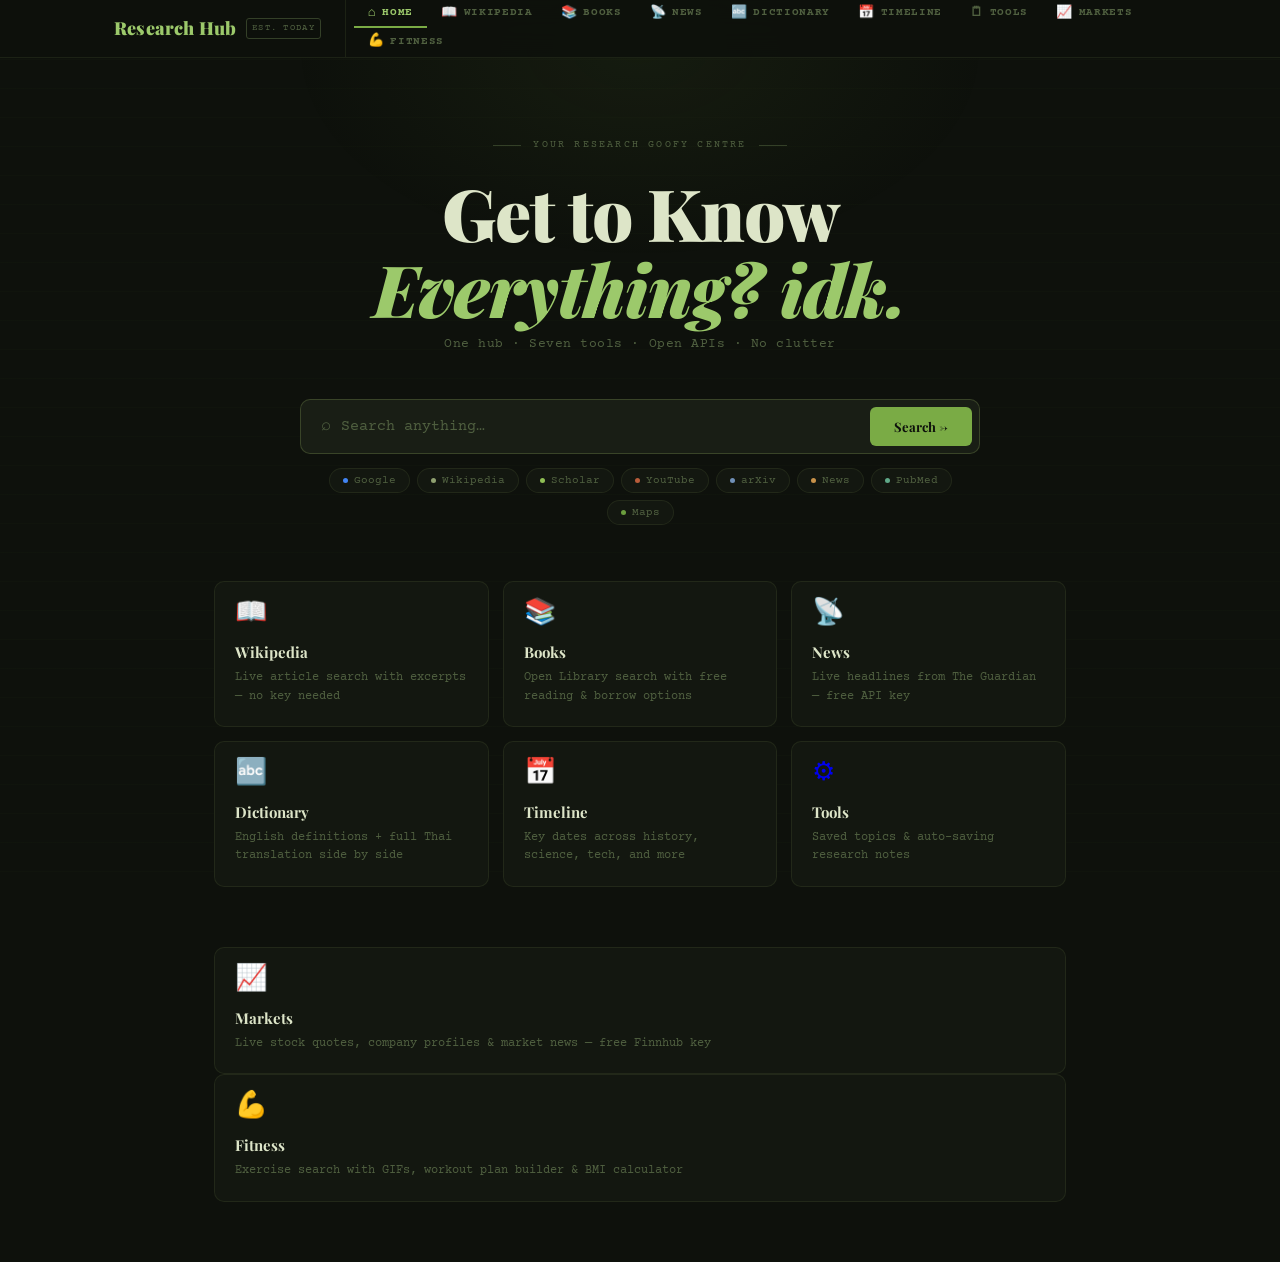
<file: index.html>
<!DOCTYPE html>
<html lang="en">
<head>
  <meta charset="UTF-8">
  <meta name="viewport" content="width=device-width, initial-scale=1.0">
  <title>Research Hub</title>
  <link rel="stylesheet" href="style.css">
</head>
<body>

<header>
  <div class="nav-inner">
    <a class="nav-logo" href="index.html">
      <span class="nav-logo-text">Research Hub</span>
      <span class="nav-logo-stamp">est. today</span>
    </a>
    <nav class="nav-links">
      <a class="nav-link" href="index.html"><span class="nav-icon">⌂</span> Home</a>
      <a class="nav-link" href="page/wikipedia.html"><span class="nav-icon">📖</span> Wikipedia</a>
      <a class="nav-link" href="page/books.html"><span class="nav-icon">📚</span> Books</a>
      <a class="nav-link" href="page/news.html"><span class="nav-icon">📡</span> News</a>
      <a class="nav-link" href="page/dictionary.html"><span class="nav-icon">🔤</span> Dictionary</a>
      <a class="nav-link" href="page/timeline.html"><span class="nav-icon">📅</span> Timeline</a>
      <a class="nav-link" href="page/tools.html"><span class="nav-icon">🗒</span> Tools</a>
          <a class="nav-link" href="page/markets.html"><span class="nav-icon">📈</span> Markets</a>
      <a class="nav-link" href="page/fitness.html"><span class="nav-icon">💪</span> Fitness</a>
    </nav>
  </div>
</header>

<!-- HERO -->
<section class="hero">
  <div class="container">
    <p class="hero-eyebrow">your research goofy centre</p>
    <h1 class="hero-title">Get to Know<br><em>Everything? idk.</em></h1>
    <p class="hero-sub">One hub · Seven tools · Open APIs · No clutter</p>

    <div class="search-wrap">
      <div class="search-bar">
        <span class="search-icon">⌕</span>
        <input type="text" id="main-search" placeholder="Search anything…" autocomplete="off"
          onkeydown="if(event.key==='Enter') launchSearch(this.value)">
        <button class="search-btn" onclick="launchSearch(getQ())">Search →</button>
      </div>
      <div class="source-launcher">
        <button class="src-btn" onclick="searchSource('google',    getQ())"><span class="dot" style="background:#4285f4"></span>Google</button>
        <button class="src-btn" onclick="searchSource('wikipedia', getQ())"><span class="dot" style="background:#8fa070"></span>Wikipedia</button>
        <button class="src-btn" onclick="searchSource('scholar',   getQ())"><span class="dot" style="background:var(--science)"></span>Scholar</button>
        <button class="src-btn" onclick="searchSource('youtube',   getQ())"><span class="dot" style="background:var(--news)"></span>YouTube</button>
        <button class="src-btn" onclick="searchSource('arxiv',     getQ())"><span class="dot" style="background:var(--space)"></span>arXiv</button>
        <button class="src-btn" onclick="searchSource('news',      getQ())"><span class="dot" style="background:var(--history)"></span>News</button>
        <button class="src-btn" onclick="searchSource('pubmed',    getQ())"><span class="dot" style="background:var(--health)"></span>PubMed</button>
        <button class="src-btn" onclick="searchSource('maps',      getQ())"><span class="dot" style="background:var(--tech)"></span>Maps</button>
      </div>
    </div>
  </div>
</section>

<!-- FEATURE CARDS -->
<div class="container">
  <div class="feature-grid">
    <a class="feature-card" href="page/wikipedia.html">
      <div class="feature-icon">📖</div>
      <div class="feature-name">Wikipedia</div>
      <div class="feature-desc">Live article search with excerpts — no key needed</div>
    </a>
    <a class="feature-card" href="page/books.html">
      <div class="feature-icon">📚</div>
      <div class="feature-name">Books</div>
      <div class="feature-desc">Open Library search with free reading &amp; borrow options</div>
    </a>
    <a class="feature-card" href="page/news.html">
      <div class="feature-icon">📡</div>
      <div class="feature-name">News</div>
      <div class="feature-desc">Live headlines from The Guardian — free API key</div>
    </a>
    <a class="feature-card" href="page/dictionary.html">
      <div class="feature-icon">🔤</div>
      <div class="feature-name">Dictionary</div>
      <div class="feature-desc">English definitions + full Thai translation side by side</div>
    </a>
    <a class="feature-card" href="page/timeline.html">
      <div class="feature-icon">📅</div>
      <div class="feature-name">Timeline</div>
      <div class="feature-desc">Key dates across history, science, tech, and more</div>
    </a>
    <a class="feature-card" href="page/tools.html">
      <div class="feature-icon">⚙</div>
      <div class="feature-name">Tools</div>
      <div class="feature-desc">Saved topics &amp; auto-saving research notes</div>
    </a>
  </div>
      <a class="feature-card" href="page/markets.html">
      <div class="feature-icon">📈</div>
      <div class="feature-name">Markets</div>
      <div class="feature-desc">Live stock quotes, company profiles & market news — free Finnhub key</div>
    </a>
    <a class="feature-card" href="page/fitness.html">
      <div class="feature-icon">💪</div>
      <div class="feature-name">Fitness</div>
      <div class="feature-desc">Exercise search with GIFs, workout plan builder & BMI calculator</div>
    </a>
    </a>
  </div>
  <div class="page-end"></div>
</div>

<button id="scroll-top" onclick="window.scrollTo({top:0,behavior:'smooth'})">↑</button>
<script src="main.js"></script>
<script>
document.addEventListener('DOMContentLoaded', () => {
  attachSuggest('main-search', {
    onSelect: v => { $('main-search').value = v; },
    onEnter:  () => launchSearch(getQ()),
  });
});
</script>
</body>
</html>
</file>
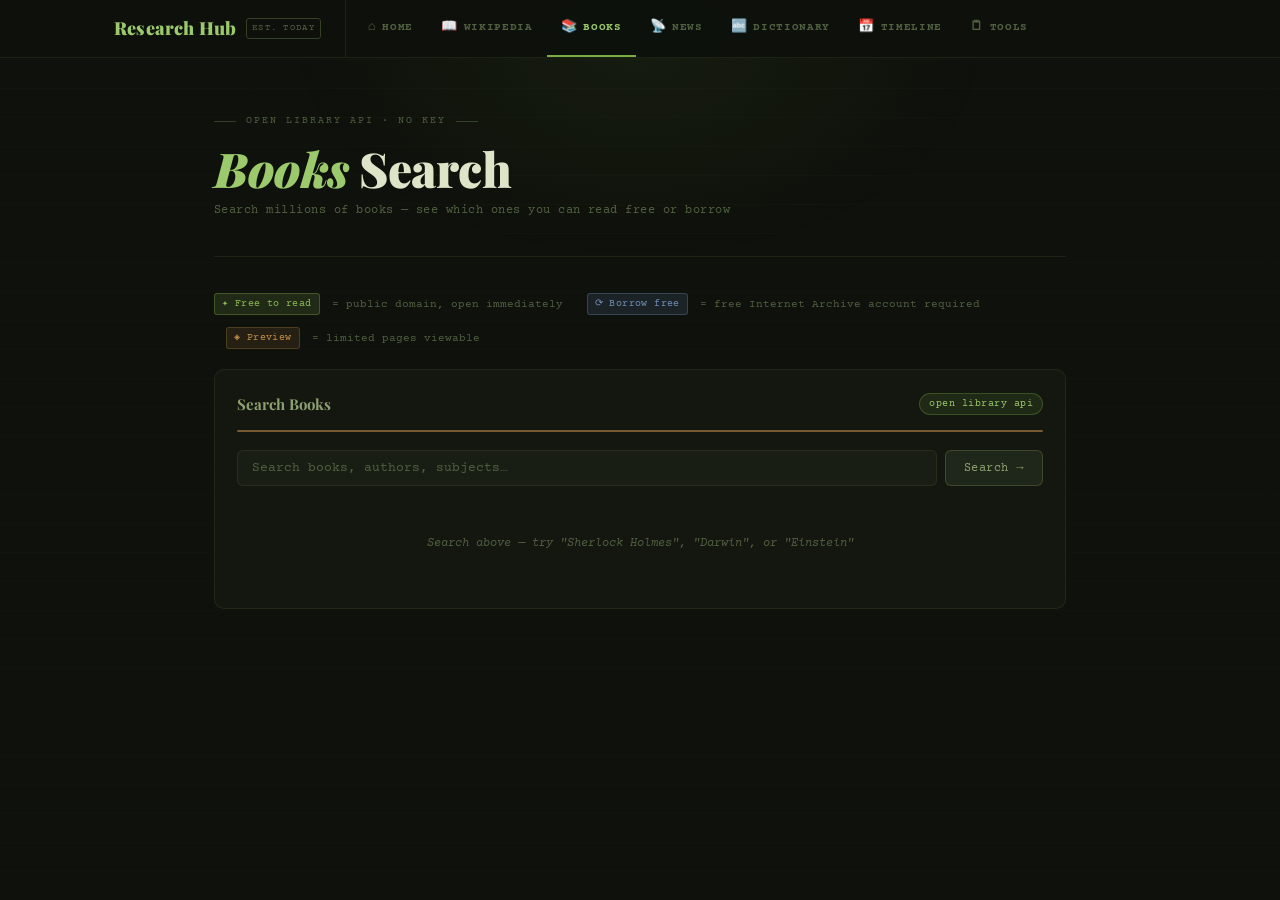
<file: books.html>
<!DOCTYPE html>
<html lang="en">
<head>
  <meta charset="UTF-8">
  <meta name="viewport" content="width=device-width, initial-scale=1.0">
  <title>Books — Research Hub</title>
  <link rel="stylesheet" href="style.css">
</head>
<body>

<header>
  <div class="nav-inner">
    <a class="nav-logo" href="index.html">
      <span class="nav-logo-text">Research Hub</span>
      <span class="nav-logo-stamp">est. today</span>
    </a>
    <nav class="nav-links">
      <a class="nav-link" href="index.html"><span class="nav-icon">⌂</span> Home</a>
      <a class="nav-link" href="wikipedia.html"><span class="nav-icon">📖</span> Wikipedia</a>
      <a class="nav-link" href="books.html"><span class="nav-icon">📚</span> Books</a>
      <a class="nav-link" href="news.html"><span class="nav-icon">📡</span> News</a>
      <a class="nav-link" href="dictionary.html"><span class="nav-icon">🔤</span> Dictionary</a>
      <a class="nav-link" href="timeline.html"><span class="nav-icon">📅</span> Timeline</a>
      <a class="nav-link" href="tools.html"><span class="nav-icon">🗒</span> Tools</a>
    </nav>
  </div>
</header>

<div class="container">
  <div class="page-hero">
    <p class="page-eyebrow">open library api · no key</p>
    <h1 class="page-title"><em>Books</em> Search</h1>
    <p class="page-sub">Search millions of books — see which ones you can read free or borrow</p>
  </div>

  <!-- Legend -->
  <div style="display:flex;gap:12px;flex-wrap:wrap;margin-bottom:20px">
    <span class="book-avail free">✦ Free to read</span>
    <span style="font-size:11px;color:var(--text3);align-self:center">= public domain, open immediately</span>
    <span class="book-avail borrow" style="margin-left:12px">⟳ Borrow free</span>
    <span style="font-size:11px;color:var(--text3);align-self:center">= free Internet Archive account required</span>
    <span class="book-avail preview" style="margin-left:12px">◈ Preview</span>
    <span style="font-size:11px;color:var(--text3);align-self:center">= limited pages viewable</span>
  </div>

  <div class="card">
    <div class="card-header">
      <span class="card-title">Search Books</span>
      <span class="api-pill">open library api</span>
    </div>
    <div class="accent-bar" style="background:var(--history)"></div>
    <div class="input-row">
      <input type="text" class="tool-input" id="books-input" placeholder="Search books, authors, subjects…"
        onkeydown="if(event.key==='Enter') searchBooks()">
      <button class="tool-btn" onclick="searchBooks()">Search →</button>
    </div>
    <div id="books-results">
      <div class="api-empty">Search above — try "Sherlock Holmes", "Darwin", or "Einstein"</div>
    </div>
  </div>

  <div class="page-end"></div>
</div>

<button id="scroll-top" onclick="window.scrollTo({top:0,behavior:'smooth'})">↑</button>
<script src="main.js"></script>
<script>
document.addEventListener('DOMContentLoaded', () => {
  attachSuggest('books-input', {
    onSelect: v => { $('books-input').value = v; searchBooks(); },
    onEnter:  () => searchBooks(),
  });
});
</script>
</body>
</html>
</file>
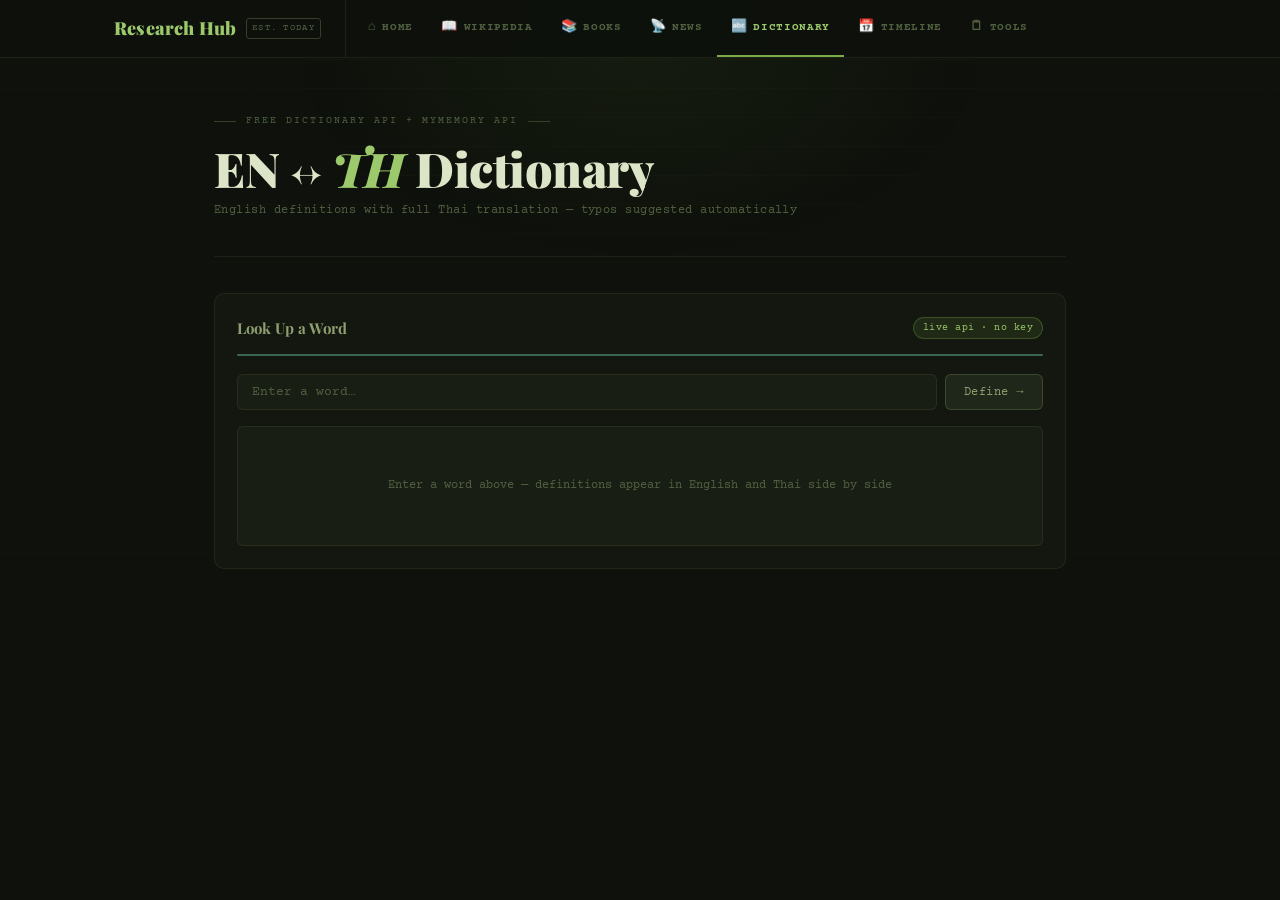
<file: dictionary.html>
<!DOCTYPE html>
<html lang="en">
<head>
  <meta charset="UTF-8">
  <meta name="viewport" content="width=device-width, initial-scale=1.0">
  <title>Dictionary — Research Hub</title>
  <link rel="stylesheet" href="style.css">
</head>
<body>

<header>
  <div class="nav-inner">
    <a class="nav-logo" href="index.html">
      <span class="nav-logo-text">Research Hub</span>
      <span class="nav-logo-stamp">est. today</span>
    </a>
    <nav class="nav-links">
      <a class="nav-link" href="index.html"><span class="nav-icon">⌂</span> Home</a>
      <a class="nav-link" href="wikipedia.html"><span class="nav-icon">📖</span> Wikipedia</a>
      <a class="nav-link" href="books.html"><span class="nav-icon">📚</span> Books</a>
      <a class="nav-link" href="news.html"><span class="nav-icon">📡</span> News</a>
      <a class="nav-link" href="dictionary.html"><span class="nav-icon">🔤</span> Dictionary</a>
      <a class="nav-link" href="timeline.html"><span class="nav-icon">📅</span> Timeline</a>
      <a class="nav-link" href="tools.html"><span class="nav-icon">🗒</span> Tools</a>
    </nav>
  </div>
</header>

<div class="container">
  <div class="page-hero">
    <p class="page-eyebrow">free dictionary api + mymemory api</p>
    <h1 class="page-title">EN ↔ <em>TH</em> Dictionary</h1>
    <p class="page-sub">English definitions with full Thai translation — typos suggested automatically</p>
  </div>

  <div class="card">
    <div class="card-header">
      <span class="card-title">Look Up a Word</span>
      <span class="api-pill">live api · no key</span>
    </div>
    <div class="accent-bar" style="background:var(--health)"></div>
    <div class="input-row">
      <input type="text" class="tool-input" id="dict-input" placeholder="Enter a word…"
        onkeydown="if(event.key==='Enter') lookupWord()">
      <button class="tool-btn" onclick="lookupWord()">Define →</button>
    </div>
    <div class="dict-result" id="dict-result">
      <div class="placeholder">Enter a word above — definitions appear in English and Thai side by side</div>
    </div>
  </div>

  <div class="page-end"></div>
</div>

<button id="scroll-top" onclick="window.scrollTo({top:0,behavior:'smooth'})">↑</button>
<script src="main.js"></script>
<script>
document.addEventListener('DOMContentLoaded', () => {
  attachSuggest('dict-input', {
    onSelect: v => { $('dict-input').value = v; performDictLookup(v); },
    onEnter:  () => lookupWord(),
  });
});
</script>
</body>
</html>
</file>
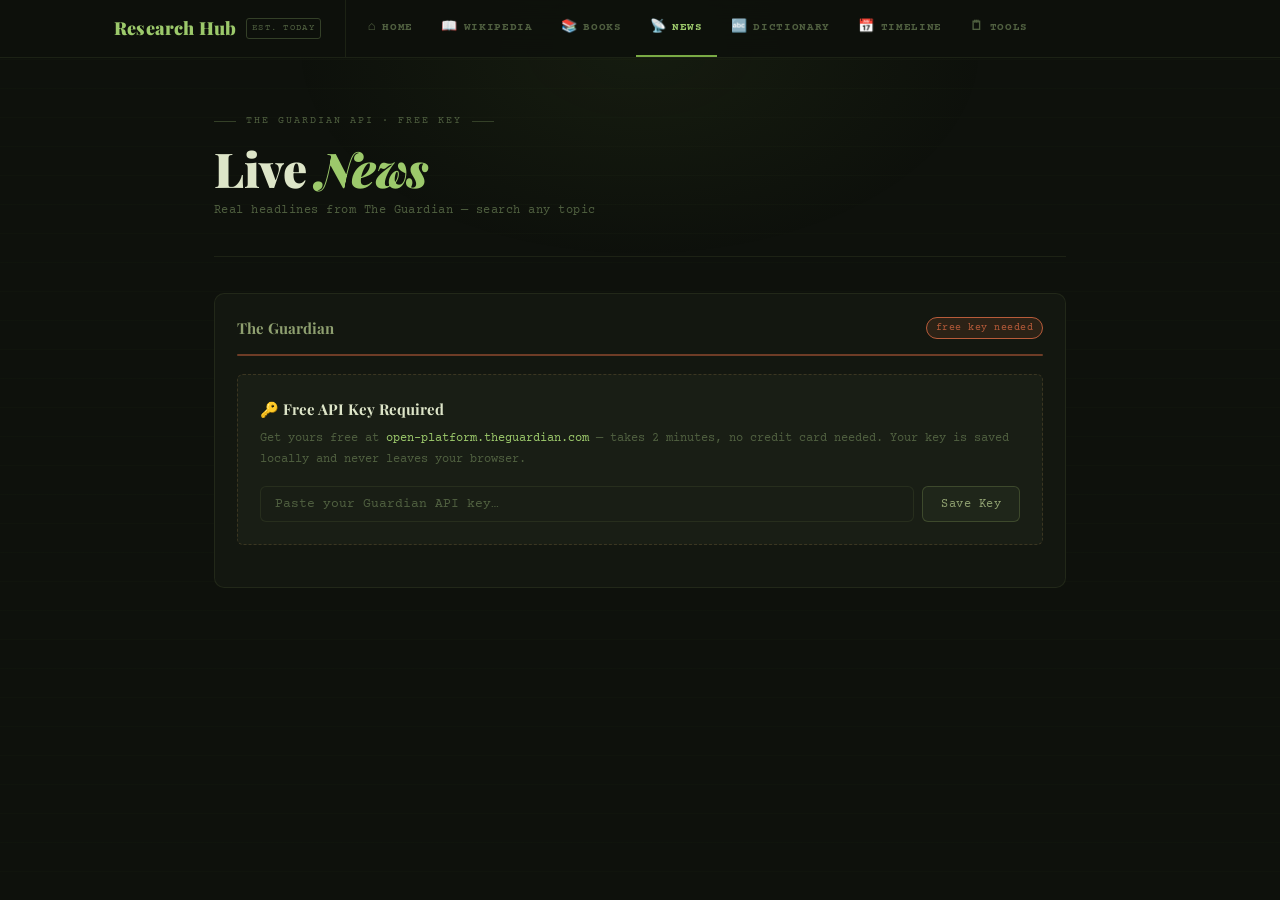
<file: news.html>
<!DOCTYPE html>
<html lang="en">
<head>
  <meta charset="UTF-8">
  <meta name="viewport" content="width=device-width, initial-scale=1.0">
  <title>News — Research Hub</title>
  <link rel="stylesheet" href="style.css">
</head>
<body>

<header>
  <div class="nav-inner">
    <a class="nav-logo" href="index.html">
      <span class="nav-logo-text">Research Hub</span>
      <span class="nav-logo-stamp">est. today</span>
    </a>
    <nav class="nav-links">
      <a class="nav-link" href="index.html"><span class="nav-icon">⌂</span> Home</a>
      <a class="nav-link" href="wikipedia.html"><span class="nav-icon">📖</span> Wikipedia</a>
      <a class="nav-link" href="books.html"><span class="nav-icon">📚</span> Books</a>
      <a class="nav-link" href="news.html"><span class="nav-icon">📡</span> News</a>
      <a class="nav-link" href="dictionary.html"><span class="nav-icon">🔤</span> Dictionary</a>
      <a class="nav-link" href="timeline.html"><span class="nav-icon">📅</span> Timeline</a>
      <a class="nav-link" href="tools.html"><span class="nav-icon">🗒</span> Tools</a>
    </nav>
  </div>
</header>

<div class="container">
  <div class="page-hero">
    <p class="page-eyebrow">the guardian api · free key</p>
    <h1 class="page-title">Live <em>News</em></h1>
    <p class="page-sub">Real headlines from The Guardian — search any topic</p>
  </div>

  <div class="card">
    <div class="card-header">
      <span class="card-title">The Guardian</span>
      <span class="api-pill" id="guardian-pill" style="background:rgba(184,92,58,0.15);color:var(--news);border-color:var(--news)">free key needed</span>
    </div>
    <div class="accent-bar" style="background:var(--news)"></div>

    <!-- Key setup -->
    <div id="guardian-setup">
      <div class="setup-banner">
        <p class="setup-title">🔑 Free API Key Required</p>
        <p class="setup-desc">
          Get yours free at
          <a href="https://open-platform.theguardian.com/access/" target="_blank">open-platform.theguardian.com</a>
          — takes 2 minutes, no credit card needed. Your key is saved locally and never leaves your browser.
        </p>
        <div class="setup-input-row">
          <input type="text" class="tool-input" id="guardian-key-input" placeholder="Paste your Guardian API key…">
          <button class="tool-btn" onclick="saveGuardianKey()">Save Key</button>
        </div>
      </div>
    </div>

    <!-- Search (shown after key saved) -->
    <div id="guardian-search" style="display:none">
      <div class="input-row">
        <input type="text" class="tool-input" id="guardian-input" placeholder="Search news topic…"
          onkeydown="if(event.key==='Enter') searchGuardian()">
        <button class="tool-btn" onclick="searchGuardian()">Search →</button>
        <button class="tool-btn tool-btn-sm" onclick="clearGuardianKey()" title="Remove API key">✕</button>
      </div>
      <div id="guardian-results">
        <div class="api-empty">Loading latest headlines…</div>
      </div>
    </div>
  </div>

  <div class="page-end"></div>
</div>

<button id="scroll-top" onclick="window.scrollTo({top:0,behavior:'smooth'})">↑</button>
<script src="main.js"></script>
<script>
document.addEventListener('DOMContentLoaded', () => {
  loadGuardianKey();
  attachSuggest('guardian-input', {
    onSelect: v => { $('guardian-input').value = v; searchGuardian(); },
    onEnter:  () => searchGuardian(),
  });
  $('guardian-key-input')?.addEventListener('keydown', e => { if (e.key === 'Enter') saveGuardianKey(); });
});
</script>
</body>
</html>
</file>
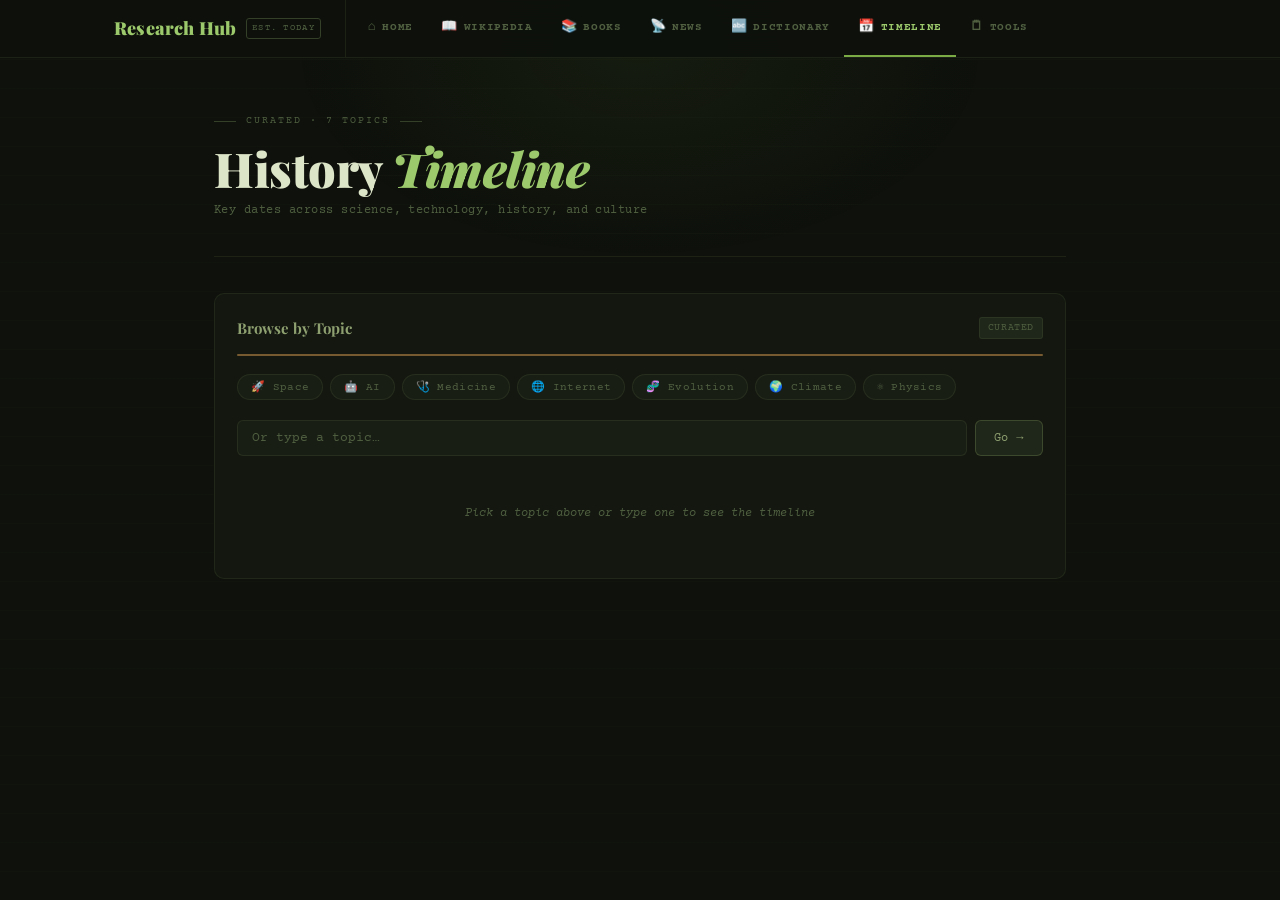
<file: timeline.html>
<!DOCTYPE html>
<html lang="en">
<head>
  <meta charset="UTF-8">
  <meta name="viewport" content="width=device-width, initial-scale=1.0">
  <title>Timeline — Research Hub</title>
  <link rel="stylesheet" href="style.css">
</head>
<body>

<header>
  <div class="nav-inner">
    <a class="nav-logo" href="index.html">
      <span class="nav-logo-text">Research Hub</span>
      <span class="nav-logo-stamp">est. today</span>
    </a>
    <nav class="nav-links">
      <a class="nav-link" href="index.html"><span class="nav-icon">⌂</span> Home</a>
      <a class="nav-link" href="wikipedia.html"><span class="nav-icon">📖</span> Wikipedia</a>
      <a class="nav-link" href="books.html"><span class="nav-icon">📚</span> Books</a>
      <a class="nav-link" href="news.html"><span class="nav-icon">📡</span> News</a>
      <a class="nav-link" href="dictionary.html"><span class="nav-icon">🔤</span> Dictionary</a>
      <a class="nav-link" href="timeline.html"><span class="nav-icon">📅</span> Timeline</a>
      <a class="nav-link" href="tools.html"><span class="nav-icon">🗒</span> Tools</a>
    </nav>
  </div>
</header>

<div class="container">
  <div class="page-hero">
    <p class="page-eyebrow">curated · 7 topics</p>
    <h1 class="page-title">History <em>Timeline</em></h1>
    <p class="page-sub">Key dates across science, technology, history, and culture</p>
  </div>

  <div class="card">
    <div class="card-header">
      <span class="card-title">Browse by Topic</span>
      <span class="card-badge">curated</span>
    </div>
    <div class="accent-bar" style="background:var(--history)"></div>

    <!-- Quick topic buttons -->
    <div class="tl-topics" id="tl-topics">
      <button class="tl-topic-btn" data-topic="space exploration"    onclick="loadTimeline('space exploration')">🚀 Space</button>
      <button class="tl-topic-btn" data-topic="artificial intelligence" onclick="loadTimeline('artificial intelligence')">🤖 AI</button>
      <button class="tl-topic-btn" data-topic="medicine"             onclick="loadTimeline('medicine')">🩺 Medicine</button>
      <button class="tl-topic-btn" data-topic="internet"             onclick="loadTimeline('internet')">🌐 Internet</button>
      <button class="tl-topic-btn" data-topic="evolution"            onclick="loadTimeline('evolution')">🧬 Evolution</button>
      <button class="tl-topic-btn" data-topic="climate"              onclick="loadTimeline('climate')">🌍 Climate</button>
      <button class="tl-topic-btn" data-topic="physics"              onclick="loadTimeline('physics')">⚛️ Physics</button>
    </div>

    <!-- Or type a topic -->
    <div class="input-row">
      <input type="text" class="tool-input" id="tl-input" placeholder="Or type a topic…"
        onkeydown="if(event.key==='Enter') loadTimeline()">
      <button class="tool-btn" onclick="loadTimeline()">Go →</button>
    </div>

    <div id="tl-result">
      <div class="api-empty">Pick a topic above or type one to see the timeline</div>
    </div>
  </div>

  <div class="page-end"></div>
</div>

<button id="scroll-top" onclick="window.scrollTo({top:0,behavior:'smooth'})">↑</button>
<script src="main.js"></script>
<script>
document.addEventListener('DOMContentLoaded', () => {
  attachSuggest('tl-input', {
    source:   'timeline',
    onSelect: v => { $('tl-input').value = v; loadTimeline(v); },
    onEnter:  () => loadTimeline(),
  });
});
</script>
</body>
</html>
</file>
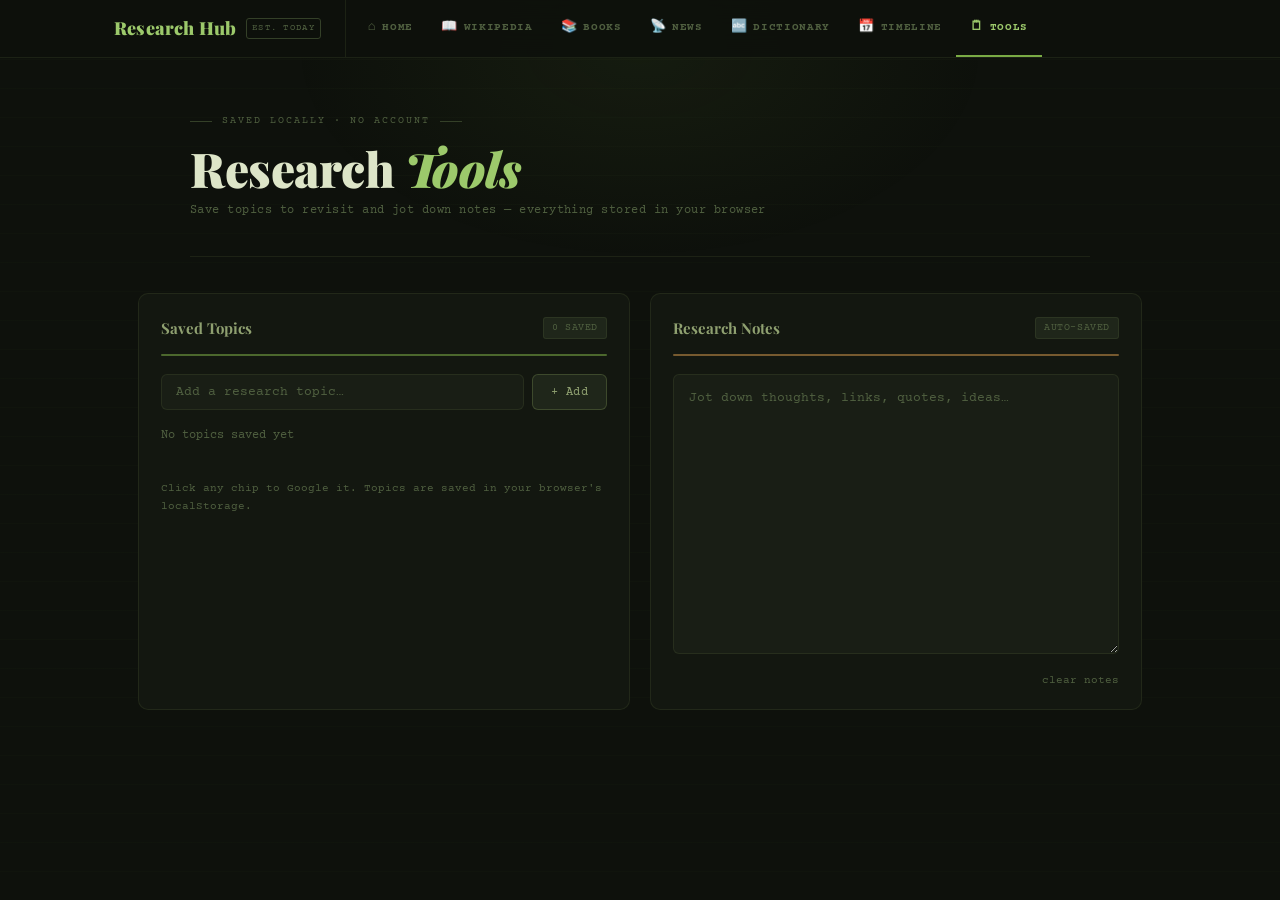
<file: tools.html>
<!DOCTYPE html>
<html lang="en">
<head>
  <meta charset="UTF-8">
  <meta name="viewport" content="width=device-width, initial-scale=1.0">
  <title>Tools — Research Hub</title>
  <link rel="stylesheet" href="style.css">
</head>
<body>

<header>
  <div class="nav-inner">
    <a class="nav-logo" href="index.html">
      <span class="nav-logo-text">Research Hub</span>
      <span class="nav-logo-stamp">est. today</span>
    </a>
    <nav class="nav-links">
      <a class="nav-link" href="index.html"><span class="nav-icon">⌂</span> Home</a>
      <a class="nav-link" href="wikipedia.html"><span class="nav-icon">📖</span> Wikipedia</a>
      <a class="nav-link" href="books.html"><span class="nav-icon">📚</span> Books</a>
      <a class="nav-link" href="news.html"><span class="nav-icon">📡</span> News</a>
      <a class="nav-link" href="dictionary.html"><span class="nav-icon">🔤</span> Dictionary</a>
      <a class="nav-link" href="timeline.html"><span class="nav-icon">📅</span> Timeline</a>
      <a class="nav-link" href="tools.html"><span class="nav-icon">🗒</span> Tools</a>
    </nav>
  </div>
</header>

<div class="container-wide">
  <div class="container" style="padding-left:0;padding-right:0">
    <div class="page-hero">
      <p class="page-eyebrow">saved locally · no account</p>
      <h1 class="page-title">Research <em>Tools</em></h1>
      <p class="page-sub">Save topics to revisit and jot down notes — everything stored in your browser</p>
    </div>
  </div>

  <div class="tools-grid" style="max-width:1100px;margin:0 auto;padding:0 24px">

    <!-- Saved Topics -->
    <div class="card">
      <div class="card-header">
        <span class="card-title">Saved Topics</span>
        <span class="card-badge" id="topics-count">0 saved</span>
      </div>
      <div class="accent-bar" style="background:var(--accent)"></div>
      <div class="input-row">
        <input type="text" class="tool-input" id="topic-input" placeholder="Add a research topic…">
        <button class="tool-btn" onclick="addTopic()">+ Add</button>
      </div>
      <div class="topics-list" id="topics-list">
        <span style="font-size:12px;color:var(--text3)">No topics saved yet</span>
      </div>
      <p style="font-size:11px;color:var(--text3);margin-top:14px;line-height:1.6">
        Click any chip to Google it. Topics are saved in your browser's localStorage.
      </p>
    </div>

    <!-- Notes -->
    <div class="card">
      <div class="card-header">
        <span class="card-title">Research Notes</span>
        <span class="card-badge">auto-saved</span>
      </div>
      <div class="accent-bar" style="background:var(--history)"></div>
      <textarea id="notes-area" placeholder="Jot down thoughts, links, quotes, ideas…"></textarea>
      <div class="notes-footer">
        <span class="notes-status" id="notes-status"></span>
        <button class="clear-btn" onclick="clearNotes()">clear notes</button>
      </div>
    </div>

  </div>

  <div class="page-end"></div>
</div>

<button id="scroll-top" onclick="window.scrollTo({top:0,behavior:'smooth'})">↑</button>
<script src="main.js"></script>
<script>
document.addEventListener('DOMContentLoaded', () => {
  renderTopics();
  initNotes();
  attachSuggest('topic-input', {
    onSelect: v => { $('topic-input').value = v; },
    onEnter:  () => addTopic(),
  });
  $('topic-input')?.addEventListener('keydown', e => { if (e.key === 'Enter') addTopic(); });
});
</script>
</body>
</html>
</file>
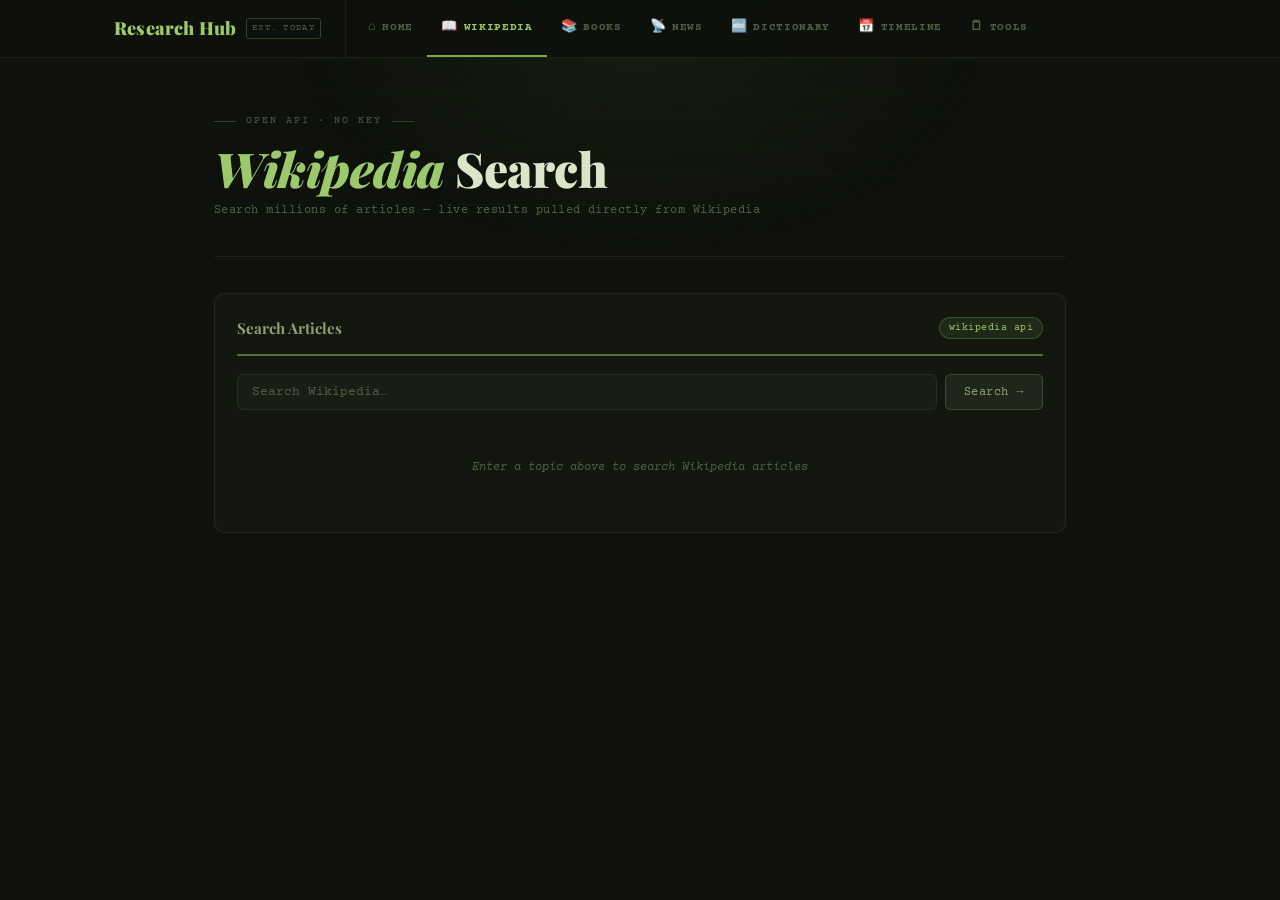
<file: wikipedia.html>
<!DOCTYPE html>
<html lang="en">
<head>
  <meta charset="UTF-8">
  <meta name="viewport" content="width=device-width, initial-scale=1.0">
  <title>Wikipedia — Research Hub</title>
  <link rel="stylesheet" href="style.css">
</head>
<body>

<header>
  <div class="nav-inner">
    <a class="nav-logo" href="index.html">
      <span class="nav-logo-text">Research Hub</span>
      <span class="nav-logo-stamp">est. today</span>
    </a>
    <nav class="nav-links">
      <a class="nav-link" href="index.html"><span class="nav-icon">⌂</span> Home</a>
      <a class="nav-link" href="wikipedia.html"><span class="nav-icon">📖</span> Wikipedia</a>
      <a class="nav-link" href="books.html"><span class="nav-icon">📚</span> Books</a>
      <a class="nav-link" href="news.html"><span class="nav-icon">📡</span> News</a>
      <a class="nav-link" href="dictionary.html"><span class="nav-icon">🔤</span> Dictionary</a>
      <a class="nav-link" href="timeline.html"><span class="nav-icon">📅</span> Timeline</a>
      <a class="nav-link" href="tools.html"><span class="nav-icon">🗒</span> Tools</a>
    </nav>
  </div>
</header>

<div class="container">
  <div class="page-hero">
    <p class="page-eyebrow">open api · no key</p>
    <h1 class="page-title"><em>Wikipedia</em> Search</h1>
    <p class="page-sub">Search millions of articles — live results pulled directly from Wikipedia</p>
  </div>

  <div class="card">
    <div class="card-header">
      <span class="card-title">Search Articles</span>
      <span class="api-pill">wikipedia api</span>
    </div>
    <div class="accent-bar" style="background:var(--science)"></div>
    <div class="input-row">
      <input type="text" class="tool-input" id="wiki-input" placeholder="Search Wikipedia…"
        onkeydown="if(event.key==='Enter') searchWikipedia()">
      <button class="tool-btn" onclick="searchWikipedia()">Search →</button>
    </div>
    <div id="wiki-results">
      <div class="api-empty">Enter a topic above to search Wikipedia articles</div>
    </div>
  </div>

  <div class="page-end"></div>
</div>

<button id="scroll-top" onclick="window.scrollTo({top:0,behavior:'smooth'})">↑</button>
<script src="main.js"></script>
<script>
document.addEventListener('DOMContentLoaded', () => {
  attachSuggest('wiki-input', {
    onSelect: v => { $('wiki-input').value = v; searchWikipedia(); },
    onEnter:  () => searchWikipedia(),
  });
});
</script>
</body>
</html>
</file>
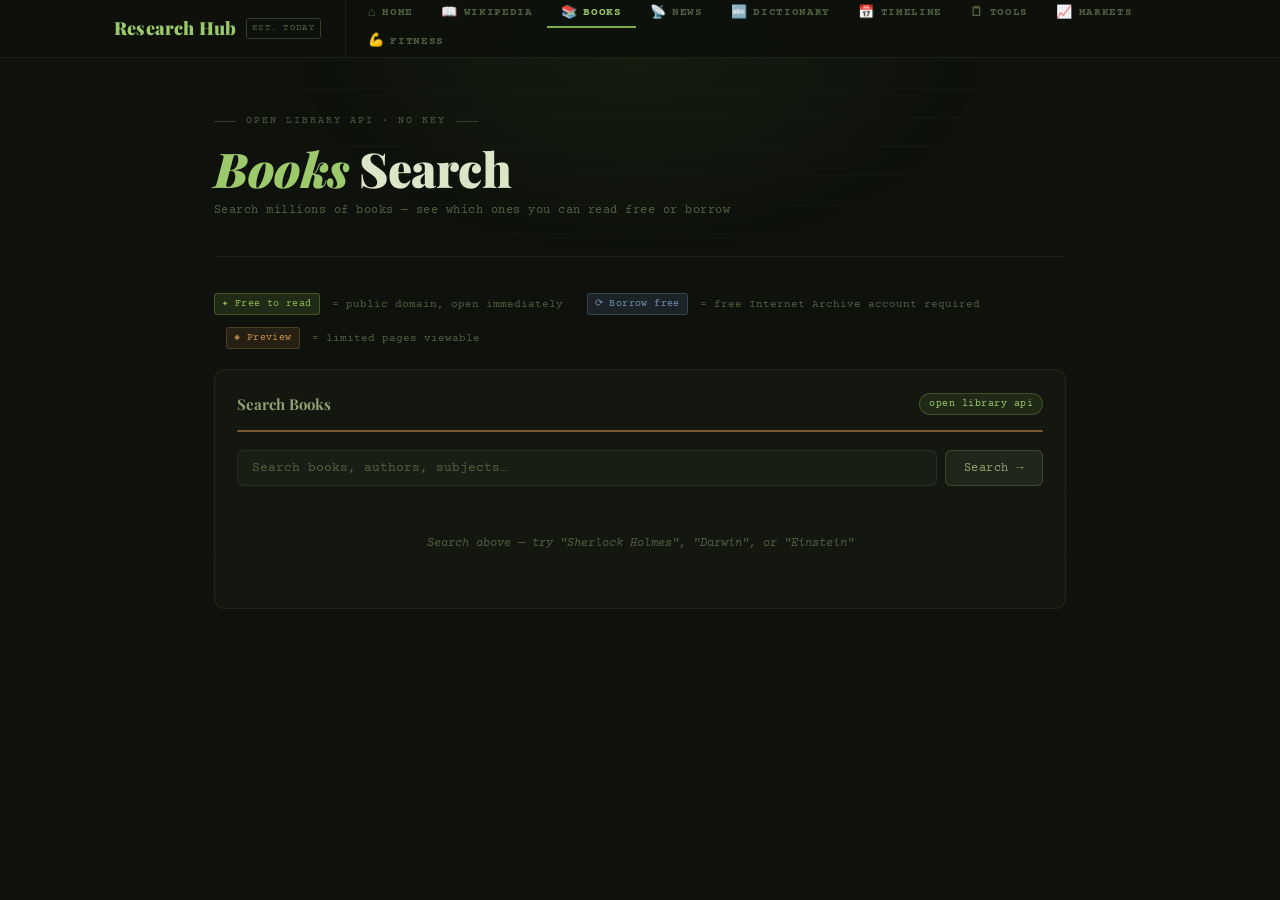
<file: page/books.html>
<!DOCTYPE html>
<html lang="en">
<head>
  <meta charset="UTF-8">
  <meta name="viewport" content="width=device-width, initial-scale=1.0">
  <title>Books — Research Hub</title>
  <link rel="stylesheet" href="../style.css">
</head>
<body>

<header>
  <div class="nav-inner">
    <a class="nav-logo" href="../index.html">
      <span class="nav-logo-text">Research Hub</span>
      <span class="nav-logo-stamp">est. today</span>
    </a>
    <nav class="nav-links">
      <a class="nav-link" href="../index.html"><span class="nav-icon">⌂</span> Home</a>
      <a class="nav-link" href="wikipedia.html"><span class="nav-icon">📖</span> Wikipedia</a>
      <a class="nav-link" href="books.html"><span class="nav-icon">📚</span> Books</a>
      <a class="nav-link" href="news.html"><span class="nav-icon">📡</span> News</a>
      <a class="nav-link" href="dictionary.html"><span class="nav-icon">🔤</span> Dictionary</a>
      <a class="nav-link" href="timeline.html"><span class="nav-icon">📅</span> Timeline</a>
      <a class="nav-link" href="tools.html"><span class="nav-icon">🗒</span> Tools</a>
          <a class="nav-link" href="markets.html"><span class="nav-icon">📈</span> Markets</a>
      <a class="nav-link" href="fitness.html"><span class="nav-icon">💪</span> Fitness</a>
    </nav>
  </div>
</header>

<div class="container">
  <div class="page-hero">
    <p class="page-eyebrow">open library api · no key</p>
    <h1 class="page-title"><em>Books</em> Search</h1>
    <p class="page-sub">Search millions of books — see which ones you can read free or borrow</p>
  </div>

  <!-- Legend -->
  <div style="display:flex;gap:12px;flex-wrap:wrap;margin-bottom:20px">
    <span class="book-avail free">✦ Free to read</span>
    <span style="font-size:11px;color:var(--text3);align-self:center">= public domain, open immediately</span>
    <span class="book-avail borrow" style="margin-left:12px">⟳ Borrow free</span>
    <span style="font-size:11px;color:var(--text3);align-self:center">= free Internet Archive account required</span>
    <span class="book-avail preview" style="margin-left:12px">◈ Preview</span>
    <span style="font-size:11px;color:var(--text3);align-self:center">= limited pages viewable</span>
  </div>

  <div class="card">
    <div class="card-header">
      <span class="card-title">Search Books</span>
      <span class="api-pill">open library api</span>
    </div>
    <div class="accent-bar" style="background:var(--history)"></div>
    <div class="input-row">
      <input type="text" class="tool-input" id="books-input" placeholder="Search books, authors, subjects…"
        onkeydown="if(event.key==='Enter') searchBooks()">
      <button class="tool-btn" onclick="searchBooks()">Search →</button>
    </div>
    <div id="books-results">
      <div class="api-empty">Search above — try "Sherlock Holmes", "Darwin", or "Einstein"</div>
    </div>
  </div>

  <div class="page-end"></div>
</div>

<button id="scroll-top" onclick="window.scrollTo({top:0,behavior:'smooth'})">↑</button>
<script src="../main.js"></script>
<script>
document.addEventListener('DOMContentLoaded', () => {
  attachSuggest('books-input', {
    onSelect: v => { $('books-input').value = v; searchBooks(); },
    onEnter:  () => searchBooks(),
  });
});
</script>
</body>
</html>
</file>
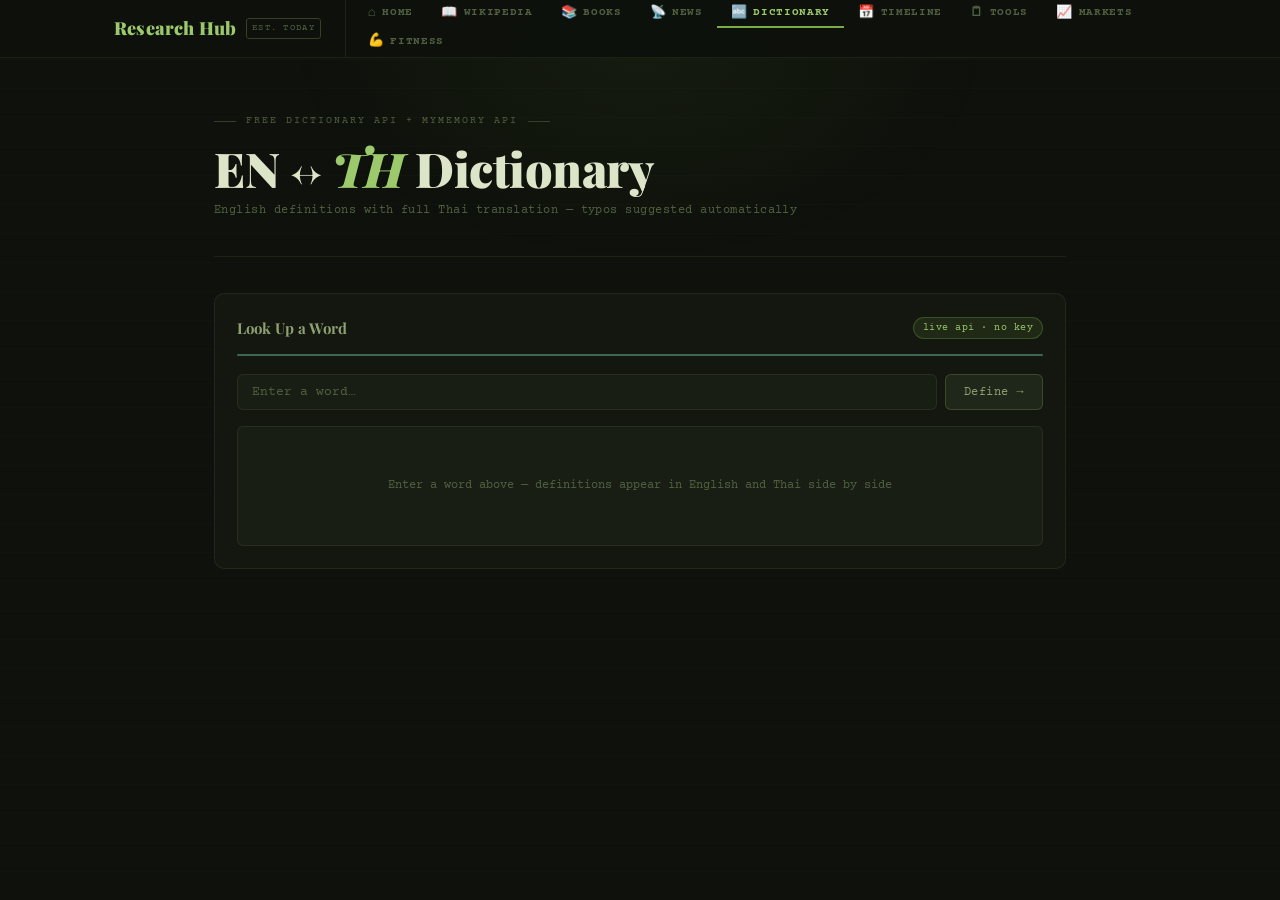
<file: page/dictionary.html>
<!DOCTYPE html>
<html lang="en">
<head>
  <meta charset="UTF-8">
  <meta name="viewport" content="width=device-width, initial-scale=1.0">
  <title>Dictionary — Research Hub</title>
  <link rel="stylesheet" href="../style.css">
</head>
<body>

<header>
  <div class="nav-inner">
    <a class="nav-logo" href="../index.html">
      <span class="nav-logo-text">Research Hub</span>
      <span class="nav-logo-stamp">est. today</span>
    </a>
    <nav class="nav-links">
      <a class="nav-link" href="../index.html"><span class="nav-icon">⌂</span> Home</a>
      <a class="nav-link" href="wikipedia.html"><span class="nav-icon">📖</span> Wikipedia</a>
      <a class="nav-link" href="books.html"><span class="nav-icon">📚</span> Books</a>
      <a class="nav-link" href="news.html"><span class="nav-icon">📡</span> News</a>
      <a class="nav-link" href="dictionary.html"><span class="nav-icon">🔤</span> Dictionary</a>
      <a class="nav-link" href="timeline.html"><span class="nav-icon">📅</span> Timeline</a>
      <a class="nav-link" href="tools.html"><span class="nav-icon">🗒</span> Tools</a>
          <a class="nav-link" href="markets.html"><span class="nav-icon">📈</span> Markets</a>
      <a class="nav-link" href="fitness.html"><span class="nav-icon">💪</span> Fitness</a>
    </nav>
  </div>
</header>

<div class="container">
  <div class="page-hero">
    <p class="page-eyebrow">free dictionary api + mymemory api</p>
    <h1 class="page-title">EN ↔ <em>TH</em> Dictionary</h1>
    <p class="page-sub">English definitions with full Thai translation — typos suggested automatically</p>
  </div>

  <div class="card">
    <div class="card-header">
      <span class="card-title">Look Up a Word</span>
      <span class="api-pill">live api · no key</span>
    </div>
    <div class="accent-bar" style="background:var(--health)"></div>
    <div class="input-row">
      <input type="text" class="tool-input" id="dict-input" placeholder="Enter a word…"
        onkeydown="if(event.key==='Enter') lookupWord()">
      <button class="tool-btn" onclick="lookupWord()">Define →</button>
    </div>
    <div class="dict-result" id="dict-result">
      <div class="placeholder">Enter a word above — definitions appear in English and Thai side by side</div>
    </div>
  </div>

  <div class="page-end"></div>
</div>

<button id="scroll-top" onclick="window.scrollTo({top:0,behavior:'smooth'})">↑</button>
<script src="../main.js"></script>
<script>
document.addEventListener('DOMContentLoaded', () => {
  attachSuggest('dict-input', {
    onSelect: v => { $('dict-input').value = v; performDictLookup(v); },
    onEnter:  () => lookupWord(),
  });
});
</script>
</body>
</html>
</file>
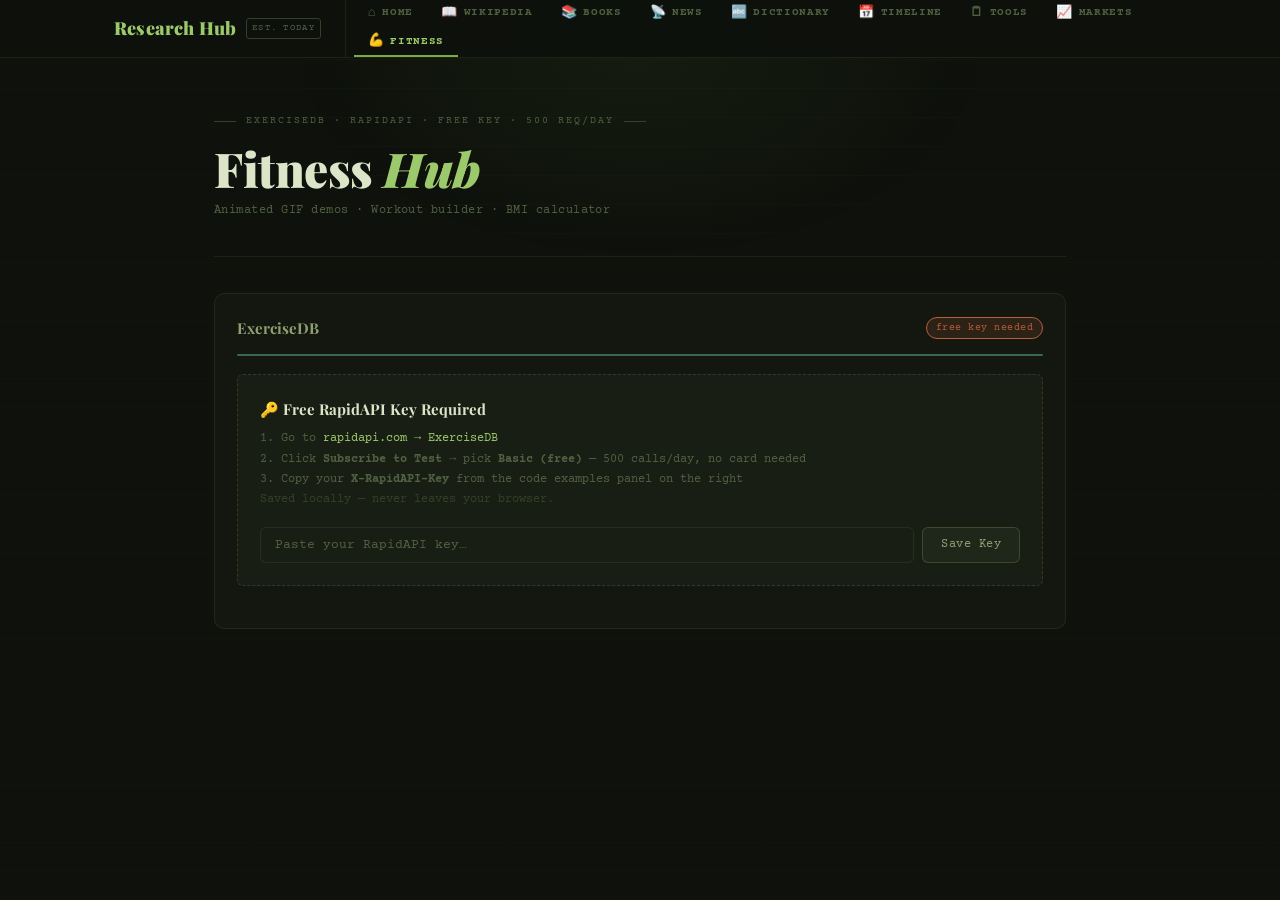
<file: page/fitness.html>
<!DOCTYPE html>
<html lang="en">
<head>
  <meta charset="UTF-8">
  <meta name="viewport" content="width=device-width, initial-scale=1.0">
  <title>Fitness — Research Hub</title>
  <link rel="stylesheet" href="../style.css">
  <style>
    .muscle-grid { display:flex; flex-wrap:wrap; gap:7px; margin-bottom:18px; }
    .muscle-btn {
      font-family:var(--font-mono); font-size:11px; padding:5px 13px;
      border-radius:20px; border:1px solid var(--border);
      background:var(--bg3); color:var(--text3);
      cursor:pointer; transition:all 0.15s; letter-spacing:0.04em;
    }
    .muscle-btn:hover  { border-color:var(--border-bright); color:var(--text2); }
    .muscle-btn.active { background:var(--accent-dim); border-color:var(--accent); color:var(--accent2); }

    /* Cards */
    .exercise-grid {
      display:grid; grid-template-columns:repeat(auto-fill,minmax(175px,1fr)); gap:13px; margin-top:4px;
    }
    .exercise-card {
      background:var(--bg3); border:1px solid var(--border); border-radius:var(--r);
      overflow:hidden; cursor:pointer; display:flex; flex-direction:column;
      transition:border-color 0.18s, transform 0.18s, box-shadow 0.18s;
      animation:fadeUp 0.22s ease both;
    }
    .exercise-card:hover { border-color:var(--accent); transform:translateY(-3px); box-shadow:0 8px 24px rgba(0,0,0,0.35); }
    .exercise-card.in-plan { border-color:var(--health); background:rgba(95,168,136,0.05); }

    .exercise-gif {
      width:100%; aspect-ratio:1; object-fit:cover; display:block; background:var(--bg4);
    }
    .exercise-gif-placeholder {
      width:100%; aspect-ratio:1; background:var(--bg4);
      display:flex; flex-direction:column; align-items:center; justify-content:center; gap:7px;
    }
    .exercise-gif-placeholder span { font-size:9px; color:var(--text3); font-family:var(--font-mono); letter-spacing:0.08em; }

    .exercise-info { padding:10px 12px 12px; flex:1; display:flex; flex-direction:column; gap:6px; }
    .exercise-name { font-family:var(--font-head); font-size:12.5px; font-weight:700; color:var(--text); line-height:1.3; flex:1; text-transform:capitalize; }
    .exercise-tags { display:flex; flex-wrap:wrap; gap:4px; }
    .exercise-tag  { font-family:var(--font-mono); font-size:9px; padding:2px 7px; border-radius:20px; background:var(--bg4); border:1px solid var(--border); color:var(--text3); letter-spacing:0.05em; text-transform:capitalize; }
    .exercise-tag.m { color:var(--health);  border-color:rgba(95,168,136,0.3);  background:rgba(95,168,136,0.07); }
    .exercise-tag.e { color:var(--history); border-color:rgba(200,146,74,0.3);  background:rgba(200,146,74,0.07); }
    .exercise-add-btn {
      width:100%; font-family:var(--font-mono); font-size:10px; letter-spacing:0.06em;
      padding:5px; border-radius:4px; border:1px solid var(--border);
      background:var(--bg4); color:var(--text3); cursor:pointer; transition:all 0.15s; text-transform:uppercase;
    }
    .exercise-add-btn:hover { border-color:var(--accent); color:var(--accent2); background:var(--accent-dim); }
    .exercise-add-btn.added { border-color:var(--health); color:var(--health); background:rgba(95,168,136,0.1); }

    /* Pagination */
    .pagination { display:flex; align-items:center; gap:8px; margin-top:18px; flex-wrap:wrap; }
    .page-btn { font-family:var(--font-mono); font-size:11px; padding:5px 12px; border-radius:20px; border:1px solid var(--border); background:var(--bg3); color:var(--text3); cursor:pointer; transition:all 0.15s; }
    .page-btn:hover    { border-color:var(--border-bright); color:var(--text2); }
    .page-btn:disabled { opacity:0.3; cursor:not-allowed; }
    .page-info { font-family:var(--font-mono); font-size:11px; color:var(--text3); letter-spacing:0.06em; }

    /* Modal */
    .ex-modal-backdrop {
      position:fixed; inset:0; background:rgba(0,0,0,0.78); z-index:200;
      display:flex; align-items:center; justify-content:center;
      padding:20px; backdrop-filter:blur(6px);
    }
    .ex-modal {
      background:var(--bg2); border:1px solid var(--border-bright); border-radius:var(--r-lg);
      max-width:600px; width:100%; max-height:90vh; overflow-y:auto; animation:fadeUp 0.2s ease both;
    }
    .ex-modal-top {
      position:sticky; top:0; background:var(--bg2); z-index:2;
      display:flex; align-items:flex-start; justify-content:space-between; gap:12px;
      padding:18px 20px 12px; border-bottom:1px solid var(--border);
    }
    .ex-modal-title { font-family:var(--font-head); font-size:19px; font-weight:700; color:var(--text); line-height:1.2; text-transform:capitalize; }
    .ex-modal-close { background:none; border:none; color:var(--text3); cursor:pointer; font-size:20px; font-family:var(--font-mono); padding:0; flex-shrink:0; transition:color 0.15s; }
    .ex-modal-close:hover { color:var(--text); }
    .ex-modal-body { padding:18px 20px 22px; }

    .ex-modal-layout { display:flex; gap:18px; margin-bottom:16px; }
    @media(max-width:500px){ .ex-modal-layout { flex-direction:column; } }
    .ex-modal-gif { width:180px; height:180px; flex-shrink:0; object-fit:cover; border-radius:var(--r); border:1px solid var(--border); background:var(--bg4); }
    .ex-modal-tags { display:flex; flex-wrap:wrap; gap:6px; margin-bottom:10px; }
    .ex-modal-tag { font-family:var(--font-mono); font-size:10px; padding:3px 10px; border-radius:20px; background:var(--bg4); border:1px solid var(--border); color:var(--text3); letter-spacing:0.05em; text-transform:capitalize; }
    .ex-modal-tag.m { color:var(--health);  border-color:rgba(95,168,136,0.3);  background:rgba(95,168,136,0.08); }
    .ex-modal-tag.e { color:var(--history); border-color:rgba(200,146,74,0.3);  background:rgba(200,146,74,0.08); }
    .ex-modal-tag.b { color:var(--space);   border-color:rgba(112,144,184,0.3); background:rgba(112,144,184,0.08); }

    .ex-section { font-family:var(--font-mono); font-size:10px; letter-spacing:0.16em; text-transform:uppercase; color:var(--text3); margin:14px 0 8px; padding-bottom:6px; border-bottom:1px solid var(--border); }
    .ex-steps { counter-reset:step; }
    .ex-step { font-size:12.5px; color:var(--text2); line-height:1.72; margin-bottom:5px; }
    .ex-step::before { content:counter(step)'.  '; counter-increment:step; color:var(--accent2); font-weight:700; font-family:var(--font-head); font-size:13px; }

    /* Plan */
    .plan-empty { font-size:12px; color:var(--text3); text-align:center; padding:28px 0; }
    .plan-item { display:flex; align-items:center; gap:10px; padding:10px 0; border-bottom:1px solid var(--border); animation:fadeUp 0.2s ease both; }
    .plan-item:last-child { border-bottom:none; }
    .plan-gif { width:46px; height:46px; border-radius:4px; object-fit:cover; background:var(--bg4); flex-shrink:0; }
    .plan-name { font-size:12px; color:var(--text); flex:1; min-width:0; font-family:var(--font-head); font-weight:700; line-height:1.2; text-transform:capitalize; }
    .plan-muscle { font-size:10px; color:var(--text3); font-family:var(--font-mono); text-transform:capitalize; }
    .plan-sets-row { display:flex; align-items:center; gap:5px; flex-shrink:0; }
    .plan-input { width:38px; background:var(--bg3); border:1px solid var(--border); border-radius:4px; color:var(--text); font-family:var(--font-mono); font-size:12px; padding:3px 5px; text-align:center; outline:none; }
    .plan-input:focus { border-color:var(--accent); }
    .plan-lbl { font-size:10px; color:var(--text3); font-family:var(--font-mono); }
    .plan-del { background:none; border:none; color:var(--text3); cursor:pointer; font-size:16px; padding:0; transition:color 0.15s; font-family:var(--font-mono); flex-shrink:0; }
    .plan-del:hover { color:var(--news); }
    .plan-footer { display:flex; gap:8px; margin-top:14px; flex-wrap:wrap; }

    /* BMI */
    .bmi-inputs { display:grid; grid-template-columns:1fr 1fr; gap:10px; margin-bottom:14px; }
    @media(max-width:480px){ .bmi-inputs { grid-template-columns:1fr; } }
    .bmi-field label { display:block; font-family:var(--font-mono); font-size:10px; letter-spacing:0.1em; text-transform:uppercase; color:var(--text3); margin-bottom:5px; }
    .bmi-result { display:none; animation:fadeUp 0.25s ease both; margin-top:16px; }
    .bmi-big { font-family:var(--font-head); font-size:54px; font-weight:900; line-height:1; margin-bottom:3px; }
    .bmi-big.underweight { color:var(--space); } .bmi-big.normal { color:var(--science); } .bmi-big.overweight { color:var(--history); } .bmi-big.obese { color:var(--news); }
    .bmi-lbl { font-family:var(--font-mono); font-size:12px; letter-spacing:0.1em; text-transform:uppercase; margin-bottom:16px; }
    .bmi-lbl.underweight { color:var(--space); } .bmi-lbl.normal { color:var(--science); } .bmi-lbl.overweight { color:var(--history); } .bmi-lbl.obese { color:var(--news); }
    .bmi-bar-wrap { position:relative; margin-bottom:8px; }
    .bmi-bar { height:8px; border-radius:4px; overflow:hidden; display:flex; }
    .bmi-seg { height:100%; }
    .bmi-needle { position:absolute; top:-4px; width:3px; height:16px; background:var(--text); border-radius:2px; transform:translateX(-50%); transition:left 0.5s cubic-bezier(.4,0,.2,1); }
    .bmi-ticks { display:flex; justify-content:space-between; font-family:var(--font-mono); font-size:9px; color:var(--text3); letter-spacing:0.05em; margin-top:4px; }
    .bmi-stats { display:grid; grid-template-columns:repeat(3,1fr); gap:1px; background:var(--border); border:1px solid var(--border); border-radius:var(--r); overflow:hidden; margin-top:14px; }
    .bmi-stat { background:var(--bg3); padding:10px 12px; }
    .bmi-stat-lbl { font-size:9px; letter-spacing:0.12em; text-transform:uppercase; color:var(--text3); margin-bottom:4px; font-family:var(--font-mono); }
    .bmi-stat-val { font-family:var(--font-head); font-size:14px; font-weight:700; color:var(--text2); }

    /* Layout */
    .fitness-grid { display:grid; grid-template-columns:1fr 1fr; gap:20px; margin-bottom:20px; }
    @media(max-width:680px){ .fitness-grid { grid-template-columns:1fr; } }
    .section-label { font-family:var(--font-mono); font-size:9px; letter-spacing:0.18em; text-transform:uppercase; color:var(--text3); margin-bottom:14px; padding-bottom:8px; border-bottom:1px solid var(--border); }
    .unit-btn { font-family:var(--font-mono); font-size:10px; padding:3px 10px; border-radius:20px; border:1px solid var(--border); background:var(--bg3); color:var(--text3); cursor:pointer; transition:all 0.15s; }
    .unit-btn.active { background:var(--accent-dim); border-color:var(--accent); color:var(--accent2); }
    .results-meta { font-family:var(--font-mono); font-size:10px; color:var(--text3); letter-spacing:0.06em; margin-bottom:14px; }
  </style>
</head>
<body>

<header>
  <div class="nav-inner">
    <a class="nav-logo" href="../index.html">
      <span class="nav-logo-text">Research Hub</span>
      <span class="nav-logo-stamp">est. today</span>
    </a>
    <nav class="nav-links">
      <a class="nav-link" href="../index.html"><span class="nav-icon">⌂</span> Home</a>
      <a class="nav-link" href="wikipedia.html"><span class="nav-icon">📖</span> Wikipedia</a>
      <a class="nav-link" href="books.html"><span class="nav-icon">📚</span> Books</a>
      <a class="nav-link" href="news.html"><span class="nav-icon">📡</span> News</a>
      <a class="nav-link" href="dictionary.html"><span class="nav-icon">🔤</span> Dictionary</a>
      <a class="nav-link" href="timeline.html"><span class="nav-icon">📅</span> Timeline</a>
      <a class="nav-link" href="tools.html"><span class="nav-icon">🗒</span> Tools</a>
      <a class="nav-link" href="markets.html"><span class="nav-icon">📈</span> Markets</a>
      <a class="nav-link" href="fitness.html"><span class="nav-icon">💪</span> Fitness</a>
    </nav>
  </div>
</header>

<div class="container">
  <div class="page-hero">
    <p class="page-eyebrow">exercisedb · rapidapi · free key · 500 req/day</p>
    <h1 class="page-title">Fitness <em>Hub</em></h1>
    <p class="page-sub">Animated GIF demos · Workout builder · BMI calculator</p>
  </div>

  <!-- KEY SETUP -->
  <div class="card" id="edb-setup">
    <div class="card-header">
      <span class="card-title">ExerciseDB</span>
      <span class="api-pill" style="background:rgba(184,92,58,0.15);color:var(--news);border-color:var(--news)">free key needed</span>
    </div>
    <div class="accent-bar" style="background:var(--health)"></div>
    <div class="setup-banner">
      <p class="setup-title">🔑 Free RapidAPI Key Required</p>
      <p class="setup-desc">
        1. Go to <a href="https://rapidapi.com/justin-WFnsXH_t6/api/exercisedb" target="_blank">rapidapi.com → ExerciseDB</a><br>
        2. Click <strong>Subscribe to Test</strong> → pick <strong>Basic (free)</strong> — 500 calls/day, no card needed<br>
        3. Copy your <strong>X-RapidAPI-Key</strong> from the code examples panel on the right<br>
        <span style="color:var(--text4)">Saved locally — never leaves your browser.</span>
      </p>
      <div class="setup-input-row">
        <input type="text" class="tool-input" id="edb-key-input" placeholder="Paste your RapidAPI key…">
        <button class="tool-btn" onclick="saveKey()">Save Key</button>
      </div>
    </div>
  </div>

  <!-- MAIN -->
  <div id="edb-main" style="display:none">

    <!-- Exercise Search -->
    <div class="card" style="margin-bottom:20px">
      <div class="card-header">
        <span class="card-title">Exercise Search</span>
        <span class="api-pill">✓ exercisedb · animated gifs</span>
      </div>
      <div class="accent-bar" style="background:var(--health)"></div>

      <div class="muscle-grid">
        <button class="muscle-btn" onclick="byPart('back')">🔙 Back</button>
        <button class="muscle-btn" onclick="byPart('chest')">🫁 Chest</button>
        <button class="muscle-btn" onclick="byPart('shoulders')">🏋️ Shoulders</button>
        <button class="muscle-btn" onclick="byPart('upper arms')">💪 Arms</button>
        <button class="muscle-btn" onclick="byPart('upper legs')">🦵 Legs</button>
        <button class="muscle-btn" onclick="byPart('lower legs')">🦶 Calves</button>
        <button class="muscle-btn" onclick="byPart('waist')">🔥 Core</button>
        <button class="muscle-btn" onclick="byPart('cardio')">❤️ Cardio</button>
        <button class="muscle-btn" onclick="byPart('neck')">🦒 Neck</button>
        <button class="muscle-btn" onclick="byPart('lower arms')">🤜 Forearms</button>
      </div>

      <div class="input-row">
        <input type="text" class="tool-input" id="ex-q"
          placeholder="Search by name e.g. squat, curl, plank…"
          onkeydown="if(event.key==='Enter') byName()">
        <button class="tool-btn" onclick="byName()">Search →</button>
        <button class="tool-btn tool-btn-sm" onclick="clearKey()" title="Remove key">✕</button>
      </div>

      <div style="margin-top:18px">
        <div class="results-meta" id="r-meta"></div>
        <div id="ex-results"><div class="api-empty">Pick a muscle group or search above</div></div>
        <div class="pagination" id="pg" style="display:none">
          <button class="page-btn" id="btn-prev" onclick="go(-1)">← Prev</button>
          <span class="page-info" id="pg-info"></span>
          <button class="page-btn" id="btn-next" onclick="go(1)">Next →</button>
        </div>
      </div>
    </div>

    <!-- Plan + BMI -->
    <div class="fitness-grid">

      <!-- Workout Builder -->
      <div class="card">
        <div class="section-label">🗓 Workout Plan Builder</div>
        <div id="plan-list"><div class="plan-empty">Add exercises from the search above</div></div>
        <div class="plan-footer" id="plan-footer" style="display:none">
          <button class="tool-btn" onclick="printPlan()">🖨 Print Plan</button>
          <button class="tool-btn tool-btn-sm" onclick="clearPlan()">Clear All</button>
        </div>
      </div>

      <!-- BMI -->
      <div class="card">
        <div class="card-header">
          <span class="section-label" style="margin:0;padding:0;border:none">⚖️ BMI Calculator</span>
          <div style="display:flex;gap:6px">
            <button class="unit-btn active" id="btn-metric"   onclick="setUnit('metric')">kg/cm</button>
            <button class="unit-btn"        id="btn-imperial" onclick="setUnit('imperial')">lb/ft</button>
          </div>
        </div>
        <div style="margin-top:14px">
          <div class="bmi-inputs">
            <div class="bmi-field">
              <label id="lbl-w">Weight (kg)</label>
              <input type="number" class="tool-input" id="bw" placeholder="e.g. 70" min="1" oninput="calcBMI()">
            </div>
            <div class="bmi-field" id="cm-wrap">
              <label>Height (cm)</label>
              <input type="number" class="tool-input" id="bh" placeholder="e.g. 175" min="1" oninput="calcBMI()">
            </div>
          </div>
          <div id="ft-wrap" style="display:none">
            <div class="bmi-inputs">
              <div class="bmi-field"><label>Feet</label><input type="number" class="tool-input" id="bft" placeholder="5" min="1" max="8" oninput="calcBMI()"></div>
              <div class="bmi-field"><label>Inches</label><input type="number" class="tool-input" id="bin" placeholder="9" min="0" max="11" oninput="calcBMI()"></div>
            </div>
          </div>
          <div class="bmi-result" id="bmi-result">
            <div class="bmi-big" id="bmi-n">—</div>
            <div class="bmi-lbl" id="bmi-c">—</div>
            <div class="bmi-bar-wrap">
              <div class="bmi-bar">
                <div class="bmi-seg" style="width:20%;background:rgba(112,144,184,0.65)"></div>
                <div class="bmi-seg" style="width:30%;background:rgba(143,190,85,0.65)"></div>
                <div class="bmi-seg" style="width:20%;background:rgba(200,146,74,0.65)"></div>
                <div class="bmi-seg" style="width:30%;background:rgba(184,92,58,0.65)"></div>
              </div>
              <div class="bmi-needle" id="bmi-nd"></div>
            </div>
            <div class="bmi-ticks"><span>15</span><span>18.5</span><span>25</span><span>30</span><span>40</span></div>
            <div class="bmi-stats">
              <div class="bmi-stat"><div class="bmi-stat-lbl">BMI</div><div class="bmi-stat-val" id="bmi-v2">—</div></div>
              <div class="bmi-stat"><div class="bmi-stat-lbl">Ideal Weight</div><div class="bmi-stat-val" id="bmi-id">—</div></div>
              <div class="bmi-stat"><div class="bmi-stat-lbl">Category</div><div class="bmi-stat-val" id="bmi-c2" style="font-size:11px">—</div></div>
            </div>
          </div>
        </div>
      </div>

    </div>
  </div><!-- /edb-main -->
  <div class="page-end"></div>
</div>

<!-- Modal -->
<div class="ex-modal-backdrop" id="ex-modal" style="display:none" onclick="maybeClose(event)">
  <div class="ex-modal" id="ex-modal-box">
    <div class="ex-modal-top">
      <div class="ex-modal-title" id="m-title">—</div>
      <button class="ex-modal-close" onclick="closeModal()">✕</button>
    </div>
    <div class="ex-modal-body" id="m-body"></div>
  </div>
</div>

<button id="scroll-top" onclick="window.scrollTo({top:0,behavior:'smooth'})">↑</button>
<script src="../main.js"></script>
<script>
// ── State ─────────────────────────────────────────────
let _plan  = JSON.parse(localStorage.getItem('rh_plan') || '[]');
let _unit  = 'metric';
let _hits  = [];   // current page results
let _total = 0;
let _off   = 0;
const _ps  = 12;   // page size
let _mode  = '';   // 'part' | 'name'
let _mval  = '';

const HOST = 'exercisedb.p.rapidapi.com';
const key  = () => localStorage.getItem('rh_edb_key');

// ── Key ───────────────────────────────────────────────
function saveKey() {
  const k = document.getElementById('edb-key-input')?.value?.trim();
  if (!k) { alert('Please paste your RapidAPI key.'); return; }
  localStorage.setItem('rh_edb_key', k);
  activate();
}
function clearKey() {
  localStorage.removeItem('rh_edb_key');
  document.getElementById('edb-setup').style.display = 'block';
  document.getElementById('edb-main').style.display  = 'none';
  document.getElementById('edb-key-input').value = '';
}
function activate() {
  document.getElementById('edb-setup').style.display = 'none';
  document.getElementById('edb-main').style.display  = 'block';
  renderPlan();
}

// ── Fetch ─────────────────────────────────────────────
async function edb(path) {
  const r = await fetch(`https://${HOST}${path}`, {
    headers: { 'X-RapidAPI-Key': key(), 'X-RapidAPI-Host': HOST }
  });
  if (r.status === 401 || r.status === 403) throw Object.assign(new Error('auth'), {auth:true});
  if (!r.ok) throw new Error('fail');
  return r.json();
}

// ── Browse / Search ───────────────────────────────────
async function byPart(part) {
  document.querySelectorAll('.muscle-btn').forEach(b =>
    b.classList.toggle('active', b.textContent.toLowerCase().includes(part.split(' ')[0]))
  );
  _mode = 'part'; _mval = part; _off = 0;
  await loadPage();
}

async function byName() {
  const q = document.getElementById('ex-q')?.value?.trim();
  if (!q) return;
  document.querySelectorAll('.muscle-btn').forEach(b => b.classList.remove('active'));
  _mode = 'name'; _mval = q.toLowerCase(); _off = 0;
  await loadPage();
}

async function loadPage() {
  showLoading('ex-results');
  document.getElementById('pg').style.display   = 'none';
  document.getElementById('r-meta').textContent = '';
  try {
    const base = _mode === 'part'
      ? `/exercises/bodyPart/${encodeURIComponent(_mval)}`
      : `/exercises/name/${encodeURIComponent(_mval)}`;

    // fetch page
    _hits = await edb(`${base}?limit=${_ps}&offset=${_off}`);
    if (!Array.isArray(_hits)) _hits = [];

    // fetch total on first page only
    if (_off === 0) {
      const all = await edb(`${base}?limit=9999&offset=0`);
      _total = Array.isArray(all) ? all.length : _hits.length;
    }

    if (!_hits.length) {
      showError('ex-results', `No exercises found for "<strong>${_mval}</strong>". Try another term.`);
      return;
    }
    renderCards();
    renderPagination();
  } catch(e) {
    if (e.auth) showError('ex-results', 'Invalid API key. <button onclick="clearKey()" style="background:none;border:none;color:var(--accent2);cursor:pointer;font-family:var(--font-mono);font-size:12px">Re-enter →</button>');
    else showError('ex-results', 'Request failed. Check your connection.');
  }
}

async function go(dir) {
  _off = Math.max(0, _off + dir * _ps);
  await loadPage();
  document.getElementById('ex-results').scrollIntoView({ behavior:'smooth', block:'start' });
}

// ── Cards ─────────────────────────────────────────────
function renderCards() {
  const planIds = new Set(_plan.map(p => p.id));
  const meta    = document.getElementById('r-meta');
  if (meta) meta.textContent = `Showing ${_off+1}–${Math.min(_off+_hits.length,_total)} of ${_total} exercises`;

  document.getElementById('ex-results').innerHTML = `<div class="exercise-grid">
    ${_hits.map((ex,i) => {
      const has = planIds.has(ex.id);
      return `<div class="exercise-card ${has?'in-plan':''}" style="animation-delay:${i*.04}s" onclick="openModal('${ex.id}')">
        ${ex.gifUrl
          ? `<img class="exercise-gif" src="${ex.gifUrl}" alt="${ex.name}" loading="lazy"
              onerror="this.outerHTML='<div class=\\'exercise-gif-placeholder\\'><span style=\\'font-size:32px\\'>💪</span></div>'">`
          : `<div class="exercise-gif-placeholder"><div class="spinner"></div><span>loading…</span></div>`}
        <div class="exercise-info">
          <div class="exercise-name">${ex.name}</div>
          <div class="exercise-tags">
            <span class="exercise-tag m">${ex.target}</span>
            <span class="exercise-tag e">${ex.equipment}</span>
          </div>
          <button class="exercise-add-btn ${has?'added':''}" onclick="event.stopPropagation();togglePlan('${ex.id}')">
            ${has ? '✓ In Plan' : '+ Add to Plan'}
          </button>
        </div>
      </div>`;
    }).join('')}
  </div>`;
}

function renderPagination() {
  const pages = Math.ceil(_total / _ps);
  const cur   = Math.floor(_off / _ps) + 1;
  const pg    = document.getElementById('pg');
  if (pages <= 1) { pg.style.display = 'none'; return; }
  pg.style.display = 'flex';
  document.getElementById('pg-info').textContent   = `Page ${cur} of ${pages}`;
  document.getElementById('btn-prev').disabled     = _off === 0;
  document.getElementById('btn-next').disabled     = _off + _ps >= _total;
}

// ── Modal ─────────────────────────────────────────────
function openModal(id) {
  const ex = _hits.find(e => e.id === id);
  if (!ex) return;
  const has = _plan.some(p => p.id === id);
  document.getElementById('m-title').textContent = ex.name;
  document.getElementById('m-body').innerHTML = `
    <div class="ex-modal-layout">
      ${ex.gifUrl
        ? `<img class="ex-modal-gif" src="${ex.gifUrl}" alt="${ex.name}">`
        : `<div class="ex-modal-gif" style="display:flex;align-items:center;justify-content:center;font-size:44px">💪</div>`}
      <div style="flex:1">
        <div class="ex-modal-tags">
          <span class="ex-modal-tag m">🎯 ${ex.target}</span>
          <span class="ex-modal-tag b">📍 ${ex.bodyPart}</span>
          <span class="ex-modal-tag e">🔧 ${ex.equipment}</span>
        </div>
        ${ex.secondaryMuscles?.length
          ? `<div style="margin-bottom:10px">
               <div style="font-family:var(--font-mono);font-size:9px;letter-spacing:0.1em;text-transform:uppercase;color:var(--text3);margin-bottom:5px">Also works</div>
               <div style="display:flex;flex-wrap:wrap;gap:4px">${ex.secondaryMuscles.map(m=>`<span class="ex-modal-tag">${m}</span>`).join('')}</div>
             </div>`
          : ''}
        <button class="tool-btn" onclick="togglePlan('${ex.id}');refreshBtn('${ex.id}')">
          <span id="m-plan-btn">${has?'✓ Remove from Plan':'+ Add to Plan'}</span>
        </button>
      </div>
    </div>
    <div class="ex-section">Step-by-step Instructions</div>
    <div class="ex-steps">
      ${(ex.instructions||['No instructions available.']).map(s=>`<div class="ex-step">${s}</div>`).join('')}
    </div>`;
  document.getElementById('ex-modal').style.display = 'flex';
  document.body.style.overflow = 'hidden';
}

function refreshBtn(id) {
  const b = document.getElementById('m-plan-btn');
  if (b) b.textContent = _plan.some(p=>p.id===id) ? '✓ Remove from Plan' : '+ Add to Plan';
}

function maybeClose(e) { if (e.target===document.getElementById('ex-modal')) closeModal(); }
function closeModal() { document.getElementById('ex-modal').style.display='none'; document.body.style.overflow=''; }

// ── Plan ──────────────────────────────────────────────
function togglePlan(id) {
  const ex  = _hits.find(e => e.id === id);
  const idx = _plan.findIndex(p => p.id === id);
  if (idx >= 0) _plan.splice(idx, 1);
  else if (ex) _plan.push({ id:ex.id, name:ex.name, gif:ex.gifUrl||'', target:ex.target, sets:3, reps:10 });
  savePlan(); renderPlan();
  if (_hits.length) renderCards();
}

function savePlan() { localStorage.setItem('rh_plan', JSON.stringify(_plan)); }

function renderPlan() {
  const el = document.getElementById('plan-list');
  const ft = document.getElementById('plan-footer');
  if (!el) return;
  if (!_plan.length) {
    el.innerHTML = '<div class="plan-empty">Add exercises from the search above</div>';
    if (ft) ft.style.display = 'none'; return;
  }
  if (ft) ft.style.display = 'flex';
  el.innerHTML = _plan.map((p,i) => `
    <div class="plan-item" style="animation-delay:${i*.05}s">
      ${p.gif
        ? `<img class="plan-gif" src="${p.gif}" alt="${p.name}" loading="lazy">`
        : `<div class="plan-gif" style="display:flex;align-items:center;justify-content:center;font-size:20px;border-radius:4px;background:var(--bg4)">💪</div>`}
      <div style="flex:1;min-width:0">
        <div class="plan-name">${p.name}</div>
        <div class="plan-muscle">${p.target||''}</div>
      </div>
      <div class="plan-sets-row">
        <input class="plan-input" type="number" value="${p.sets}" min="1" max="20"
          onchange="_plan[${i}].sets=+this.value;savePlan()" title="Sets">
        <span class="plan-lbl">×</span>
        <input class="plan-input" type="number" value="${p.reps}" min="1" max="100"
          onchange="_plan[${i}].reps=+this.value;savePlan()" title="Reps">
        <span class="plan-lbl">reps</span>
      </div>
      <button class="plan-del" onclick="delPlan(${i})">×</button>
    </div>`).join('');
}

function delPlan(i) { _plan.splice(i,1); savePlan(); renderPlan(); if(_hits.length) renderCards(); }
function clearPlan() {
  if (!confirm('Clear the entire workout plan?')) return;
  _plan=[]; savePlan(); renderPlan(); if(_hits.length) renderCards();
}
function printPlan() {
  const lines = _plan.map((p,i)=>`${i+1}. ${p.name.toUpperCase().padEnd(40)} ${p.sets} sets × ${p.reps} reps`).join('\n');
  const w = window.open('','_blank');
  w.document.write(`<pre style="font-family:monospace;padding:24px;font-size:13px;line-height:1.8">WORKOUT PLAN\n${'─'.repeat(55)}\n\n${lines}\n\n${'─'.repeat(55)}\nResearch Hub · ${new Date().toLocaleDateString()}</pre>`);
  w.print();
}

// ── BMI ───────────────────────────────────────────────
function setUnit(u) {
  _unit = u;
  document.getElementById('btn-metric').classList.toggle('active', u==='metric');
  document.getElementById('btn-imperial').classList.toggle('active', u==='imperial');
  document.getElementById('cm-wrap').style.display  = u==='metric'   ? '' : 'none';
  document.getElementById('ft-wrap').style.display  = u==='imperial' ? '' : 'none';
  document.getElementById('lbl-w').textContent      = u==='metric'   ? 'Weight (kg)' : 'Weight (lbs)';
  calcBMI();
}

function calcBMI() {
  let wKg, hCm;
  if (_unit==='metric') {
    wKg = parseFloat(document.getElementById('bw').value);
    hCm = parseFloat(document.getElementById('bh').value);
  } else {
    wKg = (parseFloat(document.getElementById('bw').value)||0) * 0.453592;
    const ft  = parseFloat(document.getElementById('bft').value)||0;
    const ins = parseFloat(document.getElementById('bin').value)||0;
    hCm = (ft*12+ins)*2.54;
  }
  if (!wKg||!hCm||wKg<=0||hCm<=0) { document.getElementById('bmi-result').style.display='none'; return; }
  const hM  = hCm/100;
  const bmi = wKg/(hM*hM);
  let cat, cls;
  if      (bmi<18.5) { cat='Underweight'; cls='underweight'; }
  else if (bmi<25)   { cat='Normal';      cls='normal'; }
  else if (bmi<30)   { cat='Overweight';  cls='overweight'; }
  else               { cat='Obese';       cls='obese'; }
  const pct     = Math.min(100,Math.max(0,(bmi-15)/(40-15)*100));
  const idealKg = 22*hM*hM;
  const idealS  = _unit==='metric' ? `${idealKg.toFixed(1)} kg` : `${(idealKg/0.453592).toFixed(1)} lbs`;
  document.getElementById('bmi-n').textContent  = bmi.toFixed(1);
  document.getElementById('bmi-n').className    = `bmi-big ${cls}`;
  document.getElementById('bmi-c').textContent  = cat;
  document.getElementById('bmi-c').className    = `bmi-lbl ${cls}`;
  document.getElementById('bmi-v2').textContent = bmi.toFixed(1);
  document.getElementById('bmi-id').textContent = idealS;
  document.getElementById('bmi-c2').textContent = cat;
  document.getElementById('bmi-nd').style.left  = `${pct}%`;
  document.getElementById('bmi-result').style.display = 'block';
}

// ── Init ──────────────────────────────────────────────
document.addEventListener('DOMContentLoaded', () => {
  if (key()) activate();
  document.getElementById('edb-key-input')?.addEventListener('keydown', e=>{ if(e.key==='Enter') saveKey(); });
  document.getElementById('ex-q')?.addEventListener('keydown', e=>{ if(e.key==='Enter') byName(); });
  document.addEventListener('keydown', e=>{ if(e.key==='Escape') closeModal(); });
});
</script>
</body>
</html>
</file>
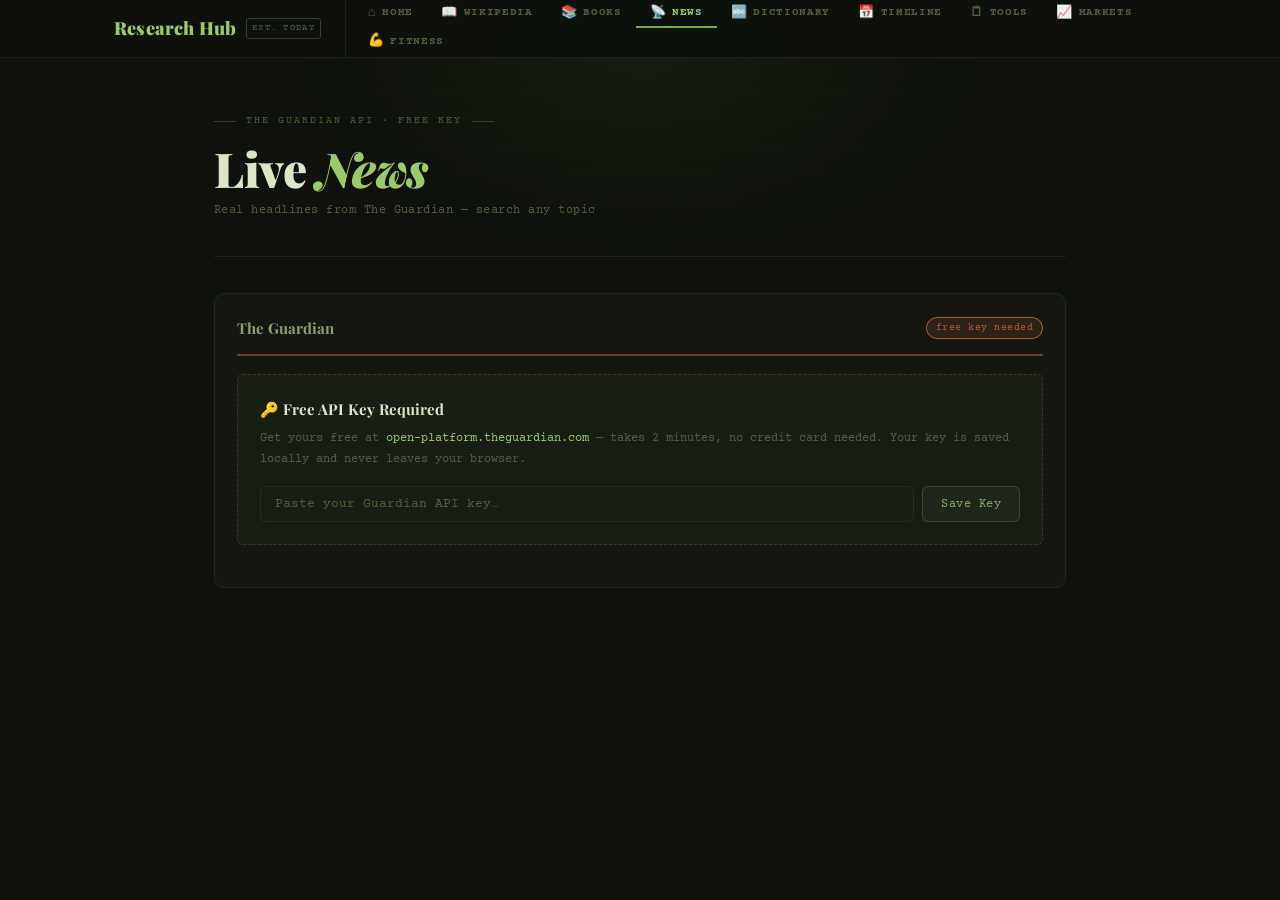
<file: page/news.html>
<!DOCTYPE html>
<html lang="en">
<head>
  <meta charset="UTF-8">
  <meta name="viewport" content="width=device-width, initial-scale=1.0">
  <title>News — Research Hub</title>
  <link rel="stylesheet" href="../style.css">
</head>
<body>

<header>
  <div class="nav-inner">
    <a class="nav-logo" href="../index.html">
      <span class="nav-logo-text">Research Hub</span>
      <span class="nav-logo-stamp">est. today</span>
    </a>
    <nav class="nav-links">
      <a class="nav-link" href="../index.html"><span class="nav-icon">⌂</span> Home</a>
      <a class="nav-link" href="wikipedia.html"><span class="nav-icon">📖</span> Wikipedia</a>
      <a class="nav-link" href="books.html"><span class="nav-icon">📚</span> Books</a>
      <a class="nav-link" href="news.html"><span class="nav-icon">📡</span> News</a>
      <a class="nav-link" href="dictionary.html"><span class="nav-icon">🔤</span> Dictionary</a>
      <a class="nav-link" href="timeline.html"><span class="nav-icon">📅</span> Timeline</a>
      <a class="nav-link" href="tools.html"><span class="nav-icon">🗒</span> Tools</a>
          <a class="nav-link" href="markets.html"><span class="nav-icon">📈</span> Markets</a>
      <a class="nav-link" href="fitness.html"><span class="nav-icon">💪</span> Fitness</a>
    </nav>
  </div>
</header>

<div class="container">
  <div class="page-hero">
    <p class="page-eyebrow">the guardian api · free key</p>
    <h1 class="page-title">Live <em>News</em></h1>
    <p class="page-sub">Real headlines from The Guardian — search any topic</p>
  </div>

  <div class="card">
    <div class="card-header">
      <span class="card-title">The Guardian</span>
      <span class="api-pill" id="guardian-pill" style="background:rgba(184,92,58,0.15);color:var(--news);border-color:var(--news)">free key needed</span>
    </div>
    <div class="accent-bar" style="background:var(--news)"></div>

    <!-- Key setup -->
    <div id="guardian-setup">
      <div class="setup-banner">
        <p class="setup-title">🔑 Free API Key Required</p>
        <p class="setup-desc">
          Get yours free at
          <a href="https://open-platform.theguardian.com/access/" target="_blank">open-platform.theguardian.com</a>
          — takes 2 minutes, no credit card needed. Your key is saved locally and never leaves your browser.
        </p>
        <div class="setup-input-row">
          <input type="text" class="tool-input" id="guardian-key-input" placeholder="Paste your Guardian API key…">
          <button class="tool-btn" onclick="saveGuardianKey()">Save Key</button>
        </div>
      </div>
    </div>

    <!-- Search (shown after key saved) -->
    <div id="guardian-search" style="display:none">
      <div class="input-row">
        <input type="text" class="tool-input" id="guardian-input" placeholder="Search news topic…"
          onkeydown="if(event.key==='Enter') searchGuardian()">
        <button class="tool-btn" onclick="searchGuardian()">Search →</button>
        <button class="tool-btn tool-btn-sm" onclick="clearGuardianKey()" title="Remove API key">✕</button>
      </div>
      <div id="guardian-results">
        <div class="api-empty">Loading latest headlines…</div>
      </div>
    </div>
  </div>

  <div class="page-end"></div>
</div>

<button id="scroll-top" onclick="window.scrollTo({top:0,behavior:'smooth'})">↑</button>
<script src="../main.js"></script>
<script>
document.addEventListener('DOMContentLoaded', () => {
  loadGuardianKey();
  attachSuggest('guardian-input', {
    onSelect: v => { $('guardian-input').value = v; searchGuardian(); },
    onEnter:  () => searchGuardian(),
  });
  $('guardian-key-input')?.addEventListener('keydown', e => { if (e.key === 'Enter') saveGuardianKey(); });
});
</script>
</body>
</html>
</file>
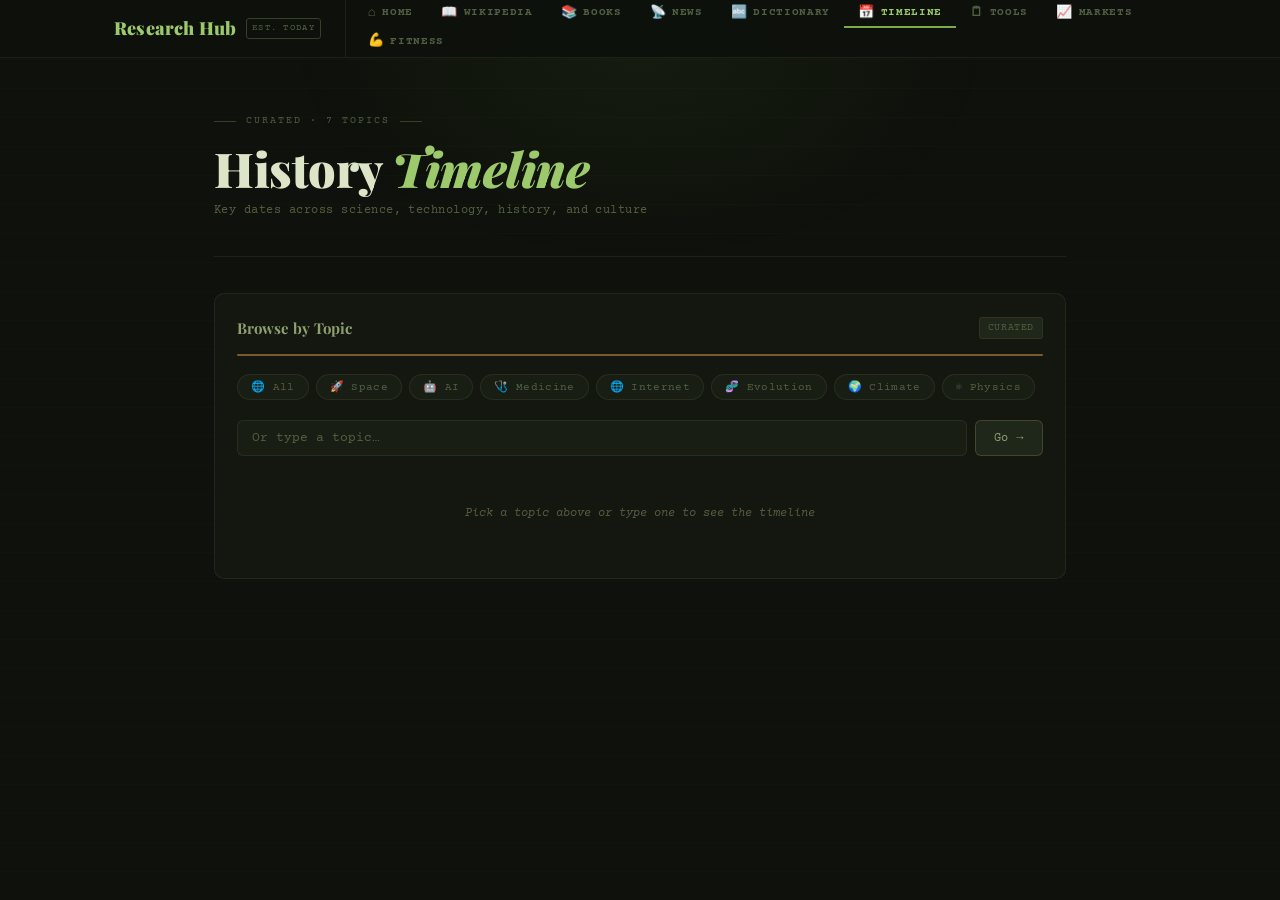
<file: page/timeline.html>
<!DOCTYPE html>
<html lang="en">
<head>
  <meta charset="UTF-8">
  <meta name="viewport" content="width=device-width, initial-scale=1.0">
  <title>Timeline — Research Hub</title>
  <link rel="stylesheet" href="../style.css">
</head>
<body>

<header>
  <div class="nav-inner">
    <a class="nav-logo" href="../index.html">
      <span class="nav-logo-text">Research Hub</span>
      <span class="nav-logo-stamp">est. today</span>
    </a>
    <nav class="nav-links">
      <a class="nav-link" href="../index.html"><span class="nav-icon">⌂</span> Home</a>
      <a class="nav-link" href="wikipedia.html"><span class="nav-icon">📖</span> Wikipedia</a>
      <a class="nav-link" href="books.html"><span class="nav-icon">📚</span> Books</a>
      <a class="nav-link" href="news.html"><span class="nav-icon">📡</span> News</a>
      <a class="nav-link" href="dictionary.html"><span class="nav-icon">🔤</span> Dictionary</a>
      <a class="nav-link" href="timeline.html"><span class="nav-icon">📅</span> Timeline</a>
      <a class="nav-link" href="tools.html"><span class="nav-icon">🗒</span> Tools</a>
          <a class="nav-link" href="markets.html"><span class="nav-icon">📈</span> Markets</a>
      <a class="nav-link" href="fitness.html"><span class="nav-icon">💪</span> Fitness</a>
    </nav>
  </div>
</header>

<div class="container">
  <div class="page-hero">
    <p class="page-eyebrow">curated · 7 topics</p>
    <h1 class="page-title">History <em>Timeline</em></h1>
    <p class="page-sub">Key dates across science, technology, history, and culture</p>
  </div>

  <div class="card">
    <div class="card-header">
      <span class="card-title">Browse by Topic</span>
      <span class="card-badge">curated</span>
    </div>
    <div class="accent-bar" style="background:var(--history)"></div>

    <!-- Quick topic buttons -->
    <div class="tl-topics" id="tl-topics">
      <button class="tl-topic-btn" onclick="loadTimeline('all')">🌐 All</button>
      <button class="tl-topic-btn" data-topic="space exploration"    onclick="loadTimeline('space exploration')">🚀 Space</button>
      <button class="tl-topic-btn" data-topic="artificial intelligence" onclick="loadTimeline('artificial intelligence')">🤖 AI</button>
      <button class="tl-topic-btn" data-topic="medicine"             onclick="loadTimeline('medicine')">🩺 Medicine</button>
      <button class="tl-topic-btn" data-topic="internet"             onclick="loadTimeline('internet')">🌐 Internet</button>
      <button class="tl-topic-btn" data-topic="evolution"            onclick="loadTimeline('evolution')">🧬 Evolution</button>
      <button class="tl-topic-btn" data-topic="climate"              onclick="loadTimeline('climate')">🌍 Climate</button>
      <button class="tl-topic-btn" data-topic="physics"              onclick="loadTimeline('physics')">⚛️ Physics</button>
    </div>

    

    <!-- Or type a topic -->
    <div class="input-row">
      <input type="text" class="tool-input" id="tl-input" placeholder="Or type a topic…"
        onkeydown="if(event.key==='Enter') loadTimeline()">
      <button class="tool-btn" onclick="loadTimeline()">Go →</button>
    </div>

    <div id="tl-result">
      <div class="api-empty">Pick a topic above or type one to see the timeline</div>
    </div>
  </div>

  <div class="page-end"></div>
</div>

<button id="scroll-top" onclick="window.scrollTo({top:0,behavior:'smooth'})">↑</button>
<script src="../main.js"></script>
<script>
document.addEventListener('DOMContentLoaded', () => {
  attachSuggest('tl-input', {
    source:   'timeline',
    onSelect: v => { $('tl-input').value = v; loadTimeline(v); },
    onEnter:  () => loadTimeline(),
  });
});
</script>
</body>
</html>
</file>
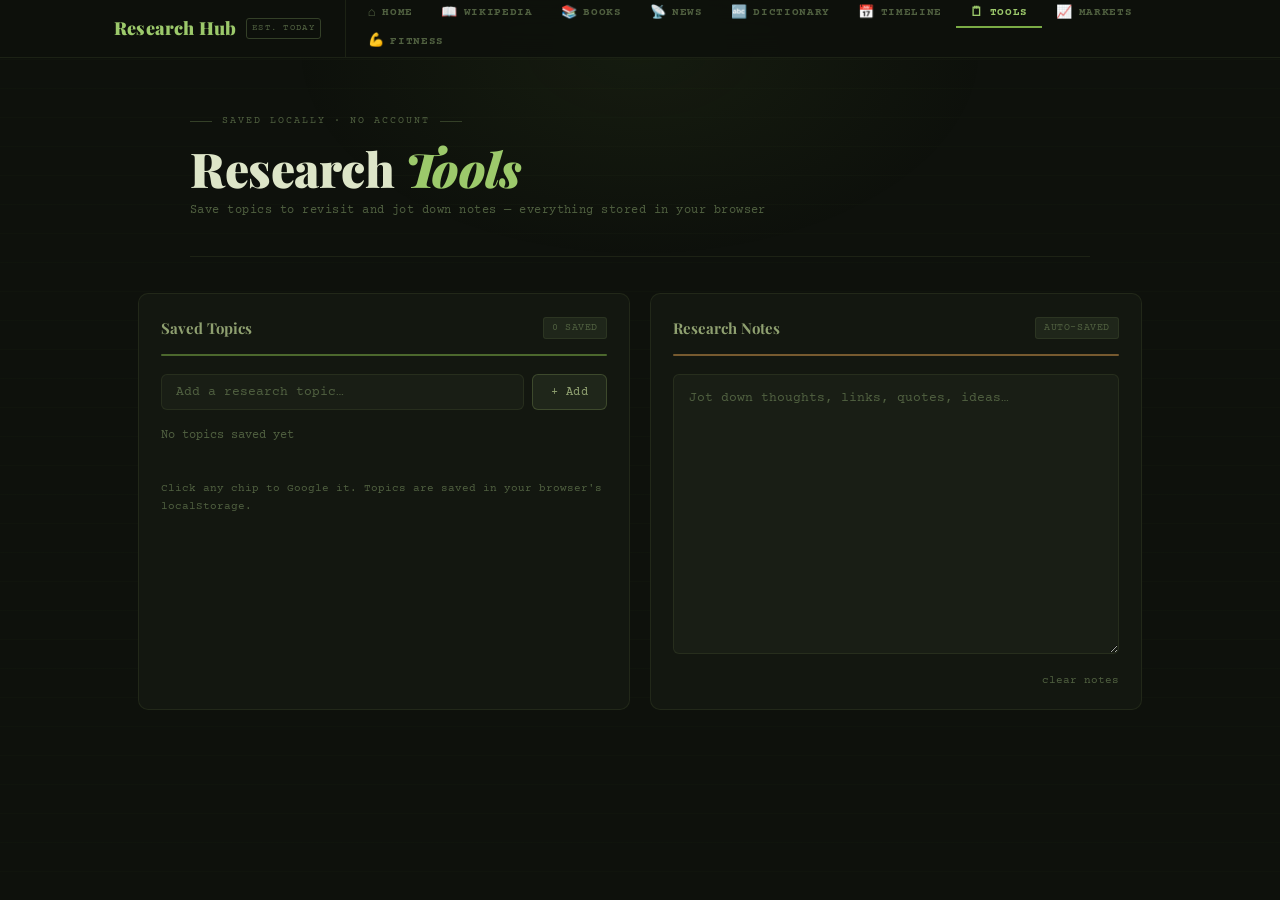
<file: page/tools.html>
<!DOCTYPE html>
<html lang="en">
<head>
  <meta charset="UTF-8">
  <meta name="viewport" content="width=device-width, initial-scale=1.0">
  <title>Tools — Research Hub</title>
  <link rel="stylesheet" href="../style.css">
</head>
<body>

<header>
  <div class="nav-inner">
    <a class="nav-logo" href="../index.html">
      <span class="nav-logo-text">Research Hub</span>
      <span class="nav-logo-stamp">est. today</span>
    </a>
    <nav class="nav-links">
      <a class="nav-link" href="../index.html"><span class="nav-icon">⌂</span> Home</a>
      <a class="nav-link" href="wikipedia.html"><span class="nav-icon">📖</span> Wikipedia</a>
      <a class="nav-link" href="books.html"><span class="nav-icon">📚</span> Books</a>
      <a class="nav-link" href="news.html"><span class="nav-icon">📡</span> News</a>
      <a class="nav-link" href="dictionary.html"><span class="nav-icon">🔤</span> Dictionary</a>
      <a class="nav-link" href="timeline.html"><span class="nav-icon">📅</span> Timeline</a>
      <a class="nav-link" href="tools.html"><span class="nav-icon">🗒</span> Tools</a>
          <a class="nav-link" href="markets.html"><span class="nav-icon">📈</span> Markets</a>
      <a class="nav-link" href="fitness.html"><span class="nav-icon">💪</span> Fitness</a>
    </nav>
  </div>
</header>

<div class="container-wide">
  <div class="container" style="padding-left:0;padding-right:0">
    <div class="page-hero">
      <p class="page-eyebrow">saved locally · no account</p>
      <h1 class="page-title">Research <em>Tools</em></h1>
      <p class="page-sub">Save topics to revisit and jot down notes — everything stored in your browser</p>
    </div>
  </div>

  <div class="tools-grid" style="max-width:1100px;margin:0 auto;padding:0 24px">

    <!-- Saved Topics -->
    <div class="card">
      <div class="card-header">
        <span class="card-title">Saved Topics</span>
        <span class="card-badge" id="topics-count">0 saved</span>
      </div>
      <div class="accent-bar" style="background:var(--accent)"></div>
      <div class="input-row">
        <input type="text" class="tool-input" id="topic-input" placeholder="Add a research topic…">
        <button class="tool-btn" onclick="addTopic()">+ Add</button>
      </div>
      <div class="topics-list" id="topics-list">
        <span style="font-size:12px;color:var(--text3)">No topics saved yet</span>
      </div>
      <p style="font-size:11px;color:var(--text3);margin-top:14px;line-height:1.6">
        Click any chip to Google it. Topics are saved in your browser's localStorage.
      </p>
    </div>

    <!-- Notes -->
    <div class="card">
      <div class="card-header">
        <span class="card-title">Research Notes</span>
        <span class="card-badge">auto-saved</span>
      </div>
      <div class="accent-bar" style="background:var(--history)"></div>
      <textarea id="notes-area" placeholder="Jot down thoughts, links, quotes, ideas…"></textarea>
      <div class="notes-footer">
        <span class="notes-status" id="notes-status"></span>
        <button class="clear-btn" onclick="clearNotes()">clear notes</button>
      </div>
    </div>

  </div>

  <div class="page-end"></div>
</div>

<button id="scroll-top" onclick="window.scrollTo({top:0,behavior:'smooth'})">↑</button>
<script src="../main.js"></script>
<script>
document.addEventListener('DOMContentLoaded', () => {
  renderTopics();
  initNotes();
  attachSuggest('topic-input', {
    onSelect: v => { $('topic-input').value = v; },
    onEnter:  () => addTopic(),
  });
  $('topic-input')?.addEventListener('keydown', e => { if (e.key === 'Enter') addTopic(); });
});
</script>
</body>
</html>
</file>
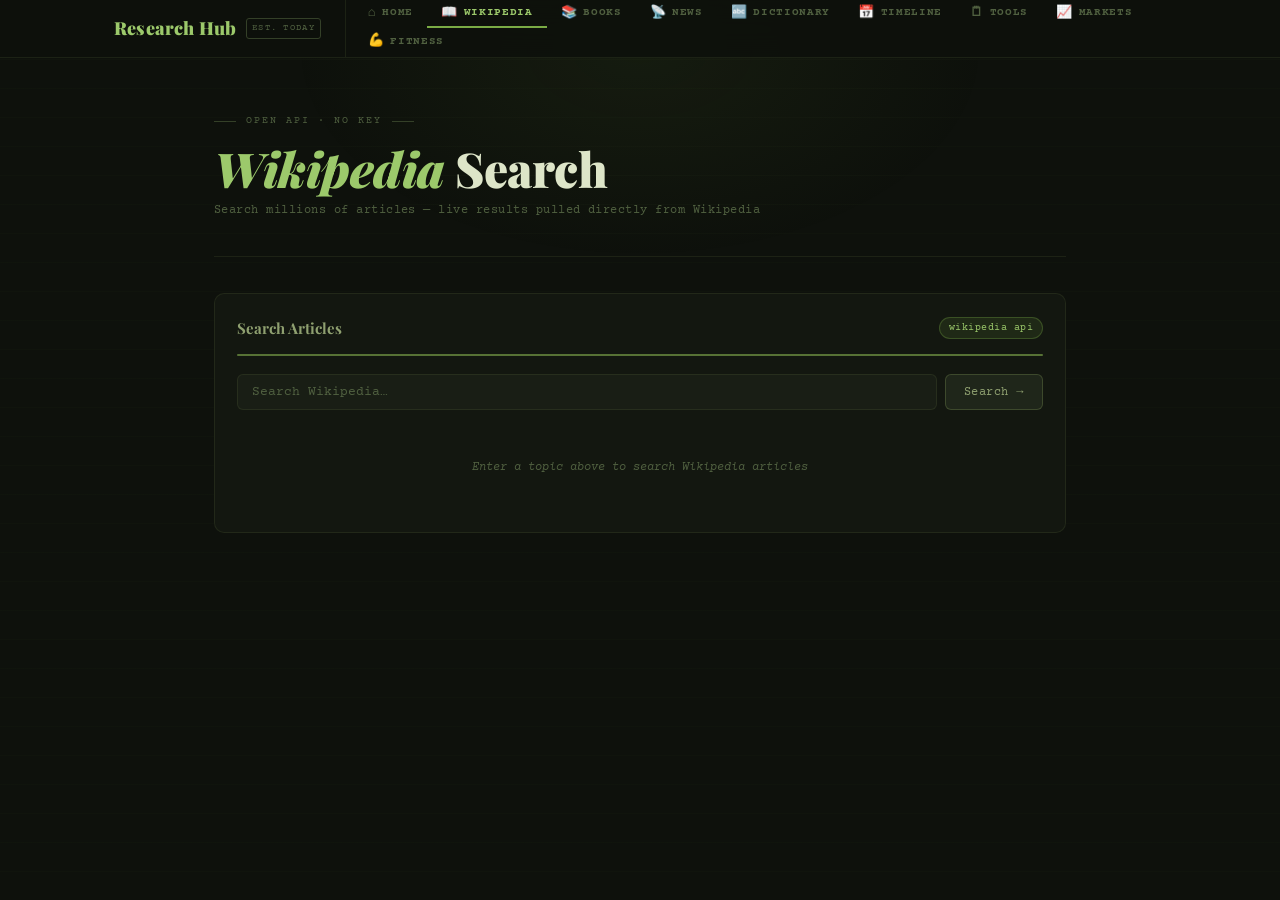
<file: page/wikipedia.html>
<!DOCTYPE html>
<html lang="en">
<head>
  <meta charset="UTF-8">
  <meta name="viewport" content="width=device-width, initial-scale=1.0">
  <title>Wikipedia — Research Hub</title>
  <link rel="stylesheet" href="../style.css">
</head>
<body>

<header>
  <div class="nav-inner">
    <a class="nav-logo" href="../index.html">
      <span class="nav-logo-text">Research Hub</span>
      <span class="nav-logo-stamp">est. today</span>
    </a>
    <nav class="nav-links">
      <a class="nav-link" href="../index.html"><span class="nav-icon">⌂</span> Home</a>
      <a class="nav-link" href="wikipedia.html"><span class="nav-icon">📖</span> Wikipedia</a>
      <a class="nav-link" href="books.html"><span class="nav-icon">📚</span> Books</a>
      <a class="nav-link" href="news.html"><span class="nav-icon">📡</span> News</a>
      <a class="nav-link" href="dictionary.html"><span class="nav-icon">🔤</span> Dictionary</a>
      <a class="nav-link" href="timeline.html"><span class="nav-icon">📅</span> Timeline</a>
      <a class="nav-link" href="tools.html"><span class="nav-icon">🗒</span> Tools</a>
          <a class="nav-link" href="markets.html"><span class="nav-icon">📈</span> Markets</a>
      <a class="nav-link" href="fitness.html"><span class="nav-icon">💪</span> Fitness</a>
    </nav>
  </div>
</header>

<div class="container">
  <div class="page-hero">
    <p class="page-eyebrow">open api · no key</p>
    <h1 class="page-title"><em>Wikipedia</em> Search</h1>
    <p class="page-sub">Search millions of articles — live results pulled directly from Wikipedia</p>
  </div>

  <div class="card">
    <div class="card-header">
      <span class="card-title">Search Articles</span>
      <span class="api-pill">wikipedia api</span>
    </div>
    <div class="accent-bar" style="background:var(--science)"></div>
    <div class="input-row">
      <input type="text" class="tool-input" id="wiki-input" placeholder="Search Wikipedia…"
        onkeydown="if(event.key==='Enter') searchWikipedia()">
      <button class="tool-btn" onclick="searchWikipedia()">Search →</button>
    </div>
    <div id="wiki-results">
      <div class="api-empty">Enter a topic above to search Wikipedia articles</div>
    </div>
  </div>

  <div class="page-end"></div>
</div>

<button id="scroll-top" onclick="window.scrollTo({top:0,behavior:'smooth'})">↑</button>
<script src="../main.js"></script>
<script>
document.addEventListener('DOMContentLoaded', () => {
  attachSuggest('wiki-input', {
    onSelect: v => { $('wiki-input').value = v; searchWikipedia(); },
    onEnter:  () => searchWikipedia(),
  });
});
</script>
</body>
</html>
</file>
<file: style.css>
/* ═══════════════════════════════════════════
   Research Hub — style.css
   Vintage Green / Earth Tone · Dark Theme
═══════════════════════════════════════════ */

@import url('https://fonts.googleapis.com/css2?family=Playfair+Display:ital,wght@0,400;0,700;0,900;1,400;1,700&family=Courier+Prime:wght@400;700&family=Sarabun:wght@300;400;600&display=swap');

:root {
  --bg:   #0e110c;
  --bg2:  #131710;
  --bg3:  #191e15;
  --bg4:  #1f261a;
  --bg5:  #252d1f;

  --border:        rgba(139,167,90,0.12);
  --border-bright: rgba(139,167,90,0.28);
  --border-warm:   rgba(180,140,80,0.22);

  --text:  #dde5c8;
  --text2: #8fa070;
  --text3: #506040;
  --text4: #344028;

  --accent:      #7aab45;
  --accent2:     #9cc96b;
  --accent-dim:  rgba(122,171,69,0.14);
  --accent-glow: rgba(122,171,69,0.08);

  --science: #8fbe55;
  --history: #c8924a;
  --tech:    #6b9e3e;
  --news:    #b85c3a;
  --health:  #5fa888;
  --space:   #7090b8;

  --font-head: 'Playfair Display', Georgia, serif;
  --font-mono: 'Courier Prime', 'Courier New', monospace;
  --r:    6px;
  --r-lg: 10px;
}

*, *::before, *::after { box-sizing: border-box; margin: 0; padding: 0; }
html { scroll-behavior: smooth; }

body {
  background: var(--bg);
  color: var(--text);
  font-family: var(--font-mono);
  min-height: 100vh;
  overflow-x: hidden;
  line-height: 1.6;
}

/* Aged paper line texture */
body::before {
  content: '';
  position: fixed; inset: 0;
  background-image: repeating-linear-gradient(
    0deg, transparent, transparent 28px,
    rgba(122,171,69,0.025) 28px, rgba(122,171,69,0.025) 29px
  );
  pointer-events: none;
  z-index: 0;
}

body::after {
  content: '';
  position: fixed;
  top: -160px; left: 50%;
  transform: translateX(-50%);
  width: 700px; height: 420px;
  background: radial-gradient(ellipse, rgba(100,140,50,0.09) 0%, transparent 70%);
  pointer-events: none;
  z-index: 0;
}

.container {
  max-width: 900px;
  margin: 0 auto;
  padding: 0 24px;
  position: relative;
  z-index: 1;
}

.container-wide {
  max-width: 1100px;
  margin: 0 auto;
  padding: 0 24px;
  position: relative;
  z-index: 1;
}

/* ══════════════════════════════════════════
   NAV
══════════════════════════════════════════ */
header {
  padding: 0;
  border-bottom: 1px solid var(--border);
  position: sticky; top: 0;
  background: rgba(14,17,12,0.96);
  backdrop-filter: blur(16px);
  z-index: 100;
}

.nav-inner {
  max-width: 1100px;
  margin: 0 auto;
  padding: 0 24px;
  display: flex;
  align-items: stretch;
  gap: 0;
}

.nav-logo {
  display: flex;
  align-items: center;
  gap: 10px;
  padding: 14px 24px 14px 0;
  border-right: 1px solid var(--border);
  margin-right: 8px;
  text-decoration: none;
  flex-shrink: 0;
}

.nav-logo-text {
  font-family: var(--font-head);
  font-size: 18px;
  font-weight: 900;
  color: var(--accent2);
  letter-spacing: 0.01em;
}

.nav-logo-stamp {
  font-size: 9px;
  font-family: var(--font-mono);
  color: var(--text3);
  letter-spacing: 0.14em;
  text-transform: uppercase;
  border: 1px solid var(--text4);
  padding: 2px 5px;
  border-radius: 3px;
}

.nav-links {
  display: flex;
  align-items: stretch;
  gap: 0;
  flex: 1;
  flex-wrap: wrap;
}

.nav-link {
  display: flex;
  align-items: center;
  gap: 6px;
  padding: 0 14px;
  font-family: var(--font-mono);
  font-size: 11px;
  font-weight: 700;
  letter-spacing: 0.06em;
  text-transform: uppercase;
  color: var(--text3);
  text-decoration: none;
  border-bottom: 2px solid transparent;
  transition: color 0.15s, border-color 0.15s;
  white-space: nowrap;
}

.nav-link:hover { color: var(--text2); }

.nav-link.active {
  color: var(--accent2);
  border-bottom-color: var(--accent);
}

.nav-link .nav-icon { font-size: 13px; }

/* ══════════════════════════════════════════
   PAGE HEADER (each page)
══════════════════════════════════════════ */
.page-hero {
  padding: 48px 0 36px;
  border-bottom: 1px solid var(--border);
  margin-bottom: 36px;
}

.page-eyebrow {
  display: inline-flex;
  align-items: center;
  gap: 10px;
  font-size: 10px;
  letter-spacing: 0.2em;
  color: var(--text3);
  text-transform: uppercase;
  margin-bottom: 14px;
}
.page-eyebrow::before, .page-eyebrow::after {
  content: '';
  display: block;
  width: 22px; height: 1px;
  background: var(--text4);
}

.page-title {
  font-family: var(--font-head);
  font-size: clamp(28px, 4vw, 48px);
  font-weight: 900;
  line-height: 1.08;
  color: var(--text);
  letter-spacing: -0.5px;
  margin-bottom: 6px;
}

.page-title em { font-style: italic; color: var(--accent2); }

.page-sub {
  font-size: 12px;
  color: var(--text3);
  letter-spacing: 0.04em;
}

/* ══════════════════════════════════════════
   CARDS
══════════════════════════════════════════ */
.card {
  background: var(--bg2);
  border: 1px solid var(--border);
  border-radius: var(--r-lg);
  padding: 22px;
  transition: border-color 0.2s;
}
.card:hover { border-color: var(--border-bright); }

.card-header {
  display: flex;
  align-items: center;
  justify-content: space-between;
  margin-bottom: 14px;
}

.card-title {
  font-family: var(--font-head);
  font-size: 15px;
  font-weight: 700;
  color: var(--text2);
}

.card-badge {
  font-family: var(--font-mono);
  font-size: 10px;
  padding: 2px 8px;
  border-radius: 3px;
  background: var(--bg4);
  color: var(--text3);
  letter-spacing: 0.06em;
  text-transform: uppercase;
  border: 1px solid var(--border);
}

.api-pill {
  font-family: var(--font-mono);
  font-size: 10px;
  padding: 2px 9px;
  border-radius: 20px;
  background: rgba(122,171,69,0.12);
  color: var(--accent2);
  border: 1px solid rgba(122,171,69,0.3);
  letter-spacing: 0.05em;
}

.accent-bar {
  height: 2px;
  border-radius: 2px;
  margin-bottom: 18px;
  opacity: 0.55;
}

/* ══════════════════════════════════════════
   INPUTS & BUTTONS
══════════════════════════════════════════ */
.input-row {
  display: flex;
  gap: 8px;
  margin-bottom: 16px;
  position: relative;
}

.tool-input {
  flex: 1;
  background: var(--bg3);
  border: 1px solid var(--border);
  border-radius: var(--r);
  padding: 10px 14px;
  font-family: var(--font-mono);
  font-size: 13px;
  color: var(--text);
  outline: none;
  transition: border-color 0.15s;
  caret-color: var(--accent);
}
.tool-input:focus { border-color: var(--accent); }
.tool-input::placeholder { color: var(--text3); }

.tool-btn {
  background: var(--bg4);
  border: 1px solid var(--border-bright);
  border-radius: var(--r);
  padding: 10px 18px;
  font-family: var(--font-mono);
  font-size: 12px;
  color: var(--text2);
  cursor: pointer;
  transition: all 0.15s;
  white-space: nowrap;
  letter-spacing: 0.04em;
}
.tool-btn:hover { border-color: var(--accent); color: var(--accent2); background: var(--bg5); }
.tool-btn-sm { padding: 10px 11px; }

/* ══════════════════════════════════════════
   SUGGESTION DROPDOWN
══════════════════════════════════════════ */
.suggest-drop {
  display: none;
  position: absolute;
  top: calc(100% + 4px);
  left: 0;
  right: 0;
  background: var(--bg3);
  border: 1px solid var(--border-bright);
  border-radius: var(--r);
  z-index: 200;
  max-height: 220px;
  overflow-y: auto;
  box-shadow: 0 8px 24px rgba(0,0,0,0.4);
}
.suggest-drop.open { display: block; }

.suggest-item {
  padding: 9px 14px;
  font-family: var(--font-mono);
  font-size: 12.5px;
  color: var(--text2);
  cursor: pointer;
  border-bottom: 1px solid var(--border);
  transition: background 0.1s, color 0.1s;
  display: flex;
  align-items: center;
  gap: 8px;
}
.suggest-item:last-child { border-bottom: none; }
.suggest-item::before { content: '›'; color: var(--text3); font-size: 14px; flex-shrink: 0; }
.suggest-item:hover, .suggest-item.active { background: var(--bg4); color: var(--text); }
.suggest-item.active::before { color: var(--accent2); }
.suggest-drop::-webkit-scrollbar { width: 4px; }
.suggest-drop::-webkit-scrollbar-track { background: transparent; }
.suggest-drop::-webkit-scrollbar-thumb { background: var(--border-bright); border-radius: 2px; }

/* ══════════════════════════════════════════
   API STATES
══════════════════════════════════════════ */
.api-empty {
  font-size: 12px;
  color: var(--text3);
  text-align: center;
  padding: 32px 0;
  font-style: italic;
}

.loading {
  display: flex;
  align-items: center;
  justify-content: center;
  gap: 8px;
  padding: 32px 0;
  color: var(--text3);
  font-size: 12px;
}

.spinner {
  width: 14px; height: 14px;
  border: 2px solid var(--border);
  border-top-color: var(--accent);
  border-radius: 50%;
  animation: spin 0.7s linear infinite;
}

.error-msg {
  font-size: 12px;
  color: var(--news);
  text-align: center;
  padding: 24px 0;
}

/* ══════════════════════════════════════════
   INDEX — HERO SEARCH
══════════════════════════════════════════ */
.hero {
  padding: 72px 0 56px;
  text-align: center;
}

.hero-eyebrow {
  display: inline-flex;
  align-items: center;
  gap: 12px;
  font-size: 10px;
  letter-spacing: 0.22em;
  color: var(--text3);
  text-transform: uppercase;
  margin-bottom: 22px;
}
.hero-eyebrow::before, .hero-eyebrow::after {
  content: '';
  display: block;
  width: 28px; height: 1px;
  background: var(--text4);
}

.hero-title {
  font-family: var(--font-head);
  font-size: clamp(40px, 6vw, 72px);
  font-weight: 900;
  line-height: 1.05;
  color: var(--text);
  letter-spacing: -1px;
  margin-bottom: 8px;
}
.hero-title em { font-style: italic; color: var(--accent2); }

.hero-sub {
  font-size: 13px;
  color: var(--text3);
  margin-bottom: 44px;
  letter-spacing: 0.04em;
}

.search-wrap {
  max-width: 680px;
  margin: 0 auto;
  position: relative;
}

.search-bar {
  display: flex;
  align-items: center;
  background: var(--bg3);
  border: 1px solid var(--border-bright);
  border-radius: var(--r-lg);
  padding: 7px 7px 7px 20px;
  gap: 10px;
  transition: border-color 0.2s, box-shadow 0.2s;
  position: relative;
}
.search-bar:focus-within {
  border-color: var(--accent);
  box-shadow: 0 0 0 3px var(--accent-glow);
}

.search-icon { color: var(--text3); font-size: 17px; flex-shrink: 0; }

#main-search {
  flex: 1;
  background: transparent;
  border: none; outline: none;
  font-family: var(--font-mono);
  font-size: 15px;
  color: var(--text);
  caret-color: var(--accent);
}
#main-search::placeholder { color: var(--text3); }

.search-btn {
  background: var(--accent);
  border: none;
  border-radius: var(--r);
  padding: 11px 24px;
  color: var(--bg);
  font-family: var(--font-head);
  font-size: 13px;
  font-weight: 700;
  cursor: pointer;
  transition: background 0.18s, transform 0.1s;
}
.search-btn:hover  { background: var(--accent2); }
.search-btn:active { transform: scale(0.97); }

/* Source launcher pills */
.source-launcher {
  display: flex;
  flex-wrap: wrap;
  gap: 7px;
  justify-content: center;
  margin-top: 14px;
}

.src-btn {
  font-family: var(--font-mono);
  font-size: 11px;
  padding: 5px 13px;
  border-radius: 20px;
  border: 1px solid var(--border);
  background: var(--bg2);
  color: var(--text3);
  cursor: pointer;
  transition: all 0.15s;
  display: flex;
  align-items: center;
  gap: 6px;
}
.src-btn:hover { border-color: var(--border-bright); color: var(--text2); background: var(--bg3); }
.src-btn .dot  { width: 5px; height: 5px; border-radius: 50%; flex-shrink: 0; }

/* Feature grid on index */
.feature-grid {
  display: grid;
  grid-template-columns: repeat(3, 1fr);
  gap: 14px;
  padding-bottom: 60px;
}
@media (max-width: 700px) { .feature-grid { grid-template-columns: 1fr 1fr; } }
@media (max-width: 460px) { .feature-grid { grid-template-columns: 1fr; } }

.feature-card {
  background: var(--bg2);
  border: 1px solid var(--border);
  border-radius: var(--r-lg);
  padding: 20px;
  text-decoration: none;
  display: block;
  transition: border-color 0.18s, transform 0.15s;
}
.feature-card:hover { border-color: var(--border-bright); transform: translateY(-2px); }

.feature-icon  { font-size: 26px; margin-bottom: 12px; line-height: 1; }
.feature-name  { font-family: var(--font-head); font-size: 15px; font-weight: 700; color: var(--text); margin-bottom: 5px; }
.feature-desc  { font-size: 11.5px; color: var(--text3); line-height: 1.6; }

/* ══════════════════════════════════════════
   WIKIPEDIA
══════════════════════════════════════════ */
.wiki-item {
  padding: 16px 0;
  border-bottom: 1px solid var(--border);
  animation: fadeUp 0.25s ease both;
}
.wiki-item:last-child { border-bottom: none; }

.wiki-title {
  font-family: var(--font-head);
  font-size: 15px;
  font-weight: 700;
  color: var(--accent2);
  margin-bottom: 5px;
  cursor: pointer;
  transition: color 0.15s;
}
.wiki-title:hover { color: var(--text); }

.wiki-excerpt {
  font-size: 12.5px;
  color: var(--text3);
  line-height: 1.65;
  display: -webkit-box;
  -webkit-line-clamp: 3;
  -webkit-box-orient: vertical;
  overflow: hidden;
  margin-bottom: 8px;
}

.wiki-footer {
  display: flex;
  align-items: center;
  justify-content: space-between;
}

.wiki-link {
  font-size: 11px;
  color: var(--text3);
  text-decoration: none;
  letter-spacing: 0.04em;
  transition: color 0.15s;
}
.wiki-link:hover { color: var(--accent2); }

/* ══════════════════════════════════════════
   BOOKS
══════════════════════════════════════════ */
.book-item {
  display: flex;
  gap: 14px;
  padding: 14px 0;
  border-bottom: 1px solid var(--border);
  animation: fadeUp 0.25s ease both;
}
.book-item:last-child { border-bottom: none; }

.book-cover {
  width: 52px; height: 72px;
  object-fit: cover;
  border-radius: 3px;
  flex-shrink: 0;
  background: var(--bg4);
  border: 1px solid var(--border);
}

.book-cover-placeholder {
  width: 52px; height: 72px;
  flex-shrink: 0;
  background: var(--bg4);
  border: 1px solid var(--border);
  border-radius: 3px;
  display: flex;
  align-items: center;
  justify-content: center;
  font-size: 22px;
}

.book-info { flex: 1; min-width: 0; }

.book-title-row {
  display: flex;
  align-items: flex-start;
  gap: 8px;
  margin-bottom: 4px;
  flex-wrap: wrap;
}

.book-title {
  font-family: var(--font-head);
  font-size: 14px;
  font-weight: 700;
  color: var(--text);
  white-space: nowrap;
  overflow: hidden;
  text-overflow: ellipsis;
  max-width: 100%;
}

.book-author { font-size: 11.5px; color: var(--history); margin-bottom: 3px; font-style: italic; }
.book-year   { font-size: 11px;   color: var(--text3);   margin-bottom: 7px; }

.book-avail {
  font-family: var(--font-mono);
  font-size: 10px;
  padding: 2px 7px;
  border-radius: 3px;
  letter-spacing: 0.04em;
  flex-shrink: 0;
  white-space: nowrap;
  align-self: center;
}
.book-avail.free    { background: rgba(143,190,85,0.15);  color: var(--science); border: 1px solid rgba(143,190,85,0.3); }
.book-avail.borrow  { background: rgba(112,144,184,0.15); color: var(--space);   border: 1px solid rgba(112,144,184,0.3); }
.book-avail.preview { background: rgba(200,146,74,0.12);  color: var(--history); border: 1px solid rgba(200,146,74,0.25); }

.book-actions { display: flex; align-items: center; gap: 12px; flex-wrap: wrap; }

.book-link {
  font-size: 11px; color: var(--text3);
  text-decoration: none;
  transition: color 0.15s;
  letter-spacing: 0.03em;
  font-family: var(--font-mono);
}
.book-link:hover { color: var(--accent2); }

.book-read-btn {
  font-family: var(--font-mono);
  font-size: 11px;
  padding: 3px 10px;
  border-radius: 4px;
  text-decoration: none;
  letter-spacing: 0.04em;
  transition: all 0.15s;
  font-weight: 700;
}
.book-read-btn.free    { background: rgba(143,190,85,0.15); color: var(--science); border: 1px solid rgba(143,190,85,0.35); }
.book-read-btn.free:hover { background: rgba(143,190,85,0.28); color: var(--text); }
.book-read-btn.borrow  { background: rgba(112,144,184,0.15); color: var(--space); border: 1px solid rgba(112,144,184,0.35); }
.book-read-btn.borrow:hover { background: rgba(112,144,184,0.28); color: var(--text); }
.book-read-btn.preview { background: rgba(200,146,74,0.12); color: var(--history); border: 1px solid rgba(200,146,74,0.3); }
.book-read-btn.preview:hover { background: rgba(200,146,74,0.25); color: var(--text); }

/* ══════════════════════════════════════════
   NEWS (Guardian)
══════════════════════════════════════════ */
.setup-banner {
  background: var(--bg3);
  border: 1px dashed var(--border-warm);
  border-radius: var(--r);
  padding: 22px;
  margin-bottom: 20px;
}
.setup-title { font-family: var(--font-head); font-size: 15px; font-weight: 700; color: var(--text); margin-bottom: 8px; }
.setup-desc  { font-size: 12px; color: var(--text3); line-height: 1.7; margin-bottom: 16px; }
.setup-desc a { color: var(--accent2); text-decoration: none; }
.setup-desc a:hover { text-decoration: underline; }
.setup-input-row { display: flex; gap: 8px; }

.news-item {
  padding: 16px 0;
  border-bottom: 1px solid var(--border);
  animation: fadeUp 0.25s ease both;
}
.news-item:last-child { border-bottom: none; }

.news-section {
  display: inline-block;
  font-size: 10px;
  letter-spacing: 0.1em;
  text-transform: uppercase;
  color: var(--news);
  margin-bottom: 5px;
  font-family: var(--font-mono);
}

.news-headline {
  font-family: var(--font-head);
  font-size: 14px;
  font-weight: 700;
  color: var(--text);
  line-height: 1.45;
  margin-bottom: 6px;
}

.news-meta { display: flex; align-items: center; justify-content: space-between; gap: 8px; }
.news-date { font-size: 11px; color: var(--text3); }
.news-link { font-size: 11px; color: var(--text3); text-decoration: none; transition: color 0.15s; letter-spacing: 0.03em; }
.news-link:hover { color: var(--news); }

/* ══════════════════════════════════════════
   DICTIONARY
══════════════════════════════════════════ */
.dict-result {
  background: var(--bg3);
  border: 1px solid var(--border);
  border-radius: var(--r);
  padding: 20px;
  min-height: 120px;
  line-height: 1.75;
}

.dict-result .placeholder { color: var(--text3); font-size: 12px; text-align: center; padding: 28px 0; }

.dict-not-found { font-size: 12.5px; color: var(--text3); margin-bottom: 12px; line-height: 1.6; }
.dict-not-found strong { color: var(--text); }

.dict-suggest-row { display: flex; flex-wrap: wrap; gap: 7px; }

.dict-suggest-chip {
  font-family: var(--font-mono);
  font-size: 12px;
  padding: 6px 14px;
  border-radius: 20px;
  border: 1px solid var(--border-bright);
  background: var(--bg4);
  color: var(--accent2);
  cursor: pointer;
  transition: all 0.15s;
  display: inline-flex;
  align-items: center;
  gap: 6px;
}
.dict-suggest-chip:hover { background: var(--accent-dim); border-color: var(--accent); color: var(--text); }

/* Two-column EN/TH */
.dict-cols {
  display: grid;
  grid-template-columns: 1fr 1fr;
  gap: 0;
}
@media (max-width: 640px) { .dict-cols { grid-template-columns: 1fr; } }

.dict-col { padding: 4px 0; }
.dict-col-en { padding-right: 24px; border-right: 1px solid var(--border); }
.dict-col-th { padding-left: 24px; }

.dict-col-label {
  font-family: var(--font-mono);
  font-size: 10px;
  letter-spacing: 0.16em;
  text-transform: uppercase;
  color: var(--text3);
  margin-bottom: 12px;
  padding-bottom: 8px;
  border-bottom: 1px solid var(--border);
}

.word-title  { font-family: var(--font-head); font-size: 22px; font-weight: 700; color: var(--text); margin-bottom: 4px; }
.phonetic    { font-size: 11px; color: var(--accent2); margin-bottom: 12px; letter-spacing: 0.06em; font-style: italic; }
.pos         { font-size: 11px; color: var(--history); font-style: italic; margin: 10px 0 4px; text-transform: uppercase; letter-spacing: 0.08em; }
.def         { color: var(--text2); font-size: 12.5px; margin-bottom: 5px; }
.example     { font-size: 11.5px; color: var(--text3); border-left: 2px solid var(--accent); padding-left: 10px; margin: 5px 0 10px; font-style: italic; }

.thai-word     { font-family: 'Sarabun', 'Noto Sans Thai', sans-serif !important; font-size: 24px !important; line-height: 1.45; }
.thai-def      { font-family: 'Sarabun', 'Noto Sans Thai', sans-serif; font-size: 13.5px !important; line-height: 1.8; }
.thai-example  { font-family: 'Sarabun', 'Noto Sans Thai', sans-serif; font-size: 12.5px !important; }

.thai-confidence-row { margin-bottom: 10px; }
.thai-confidence {
  font-family: var(--font-mono);
  font-size: 10px;
  padding: 2px 8px;
  border-radius: 3px;
  letter-spacing: 0.06em;
  display: inline-block;
}
.thai-confidence.high { background: rgba(143,190,85,0.12); color: var(--science); border: 1px solid rgba(143,190,85,0.25); }
.thai-confidence.low  { background: rgba(200,146,74,0.12);  color: var(--history); border: 1px solid rgba(200,146,74,0.25); }

.thai-loading-block { padding-top: 4px; }
.thai-skeleton {
  height: 11px; background: var(--bg4); border-radius: 4px;
  margin-bottom: 9px; width: 100%;
  animation: shimmer 1.4s ease-in-out infinite;
}
@keyframes shimmer { 0%,100%{opacity:.35} 50%{opacity:.75} }

/* ══════════════════════════════════════════
   TIMELINE
══════════════════════════════════════════ */
.tl-topics {
  display: flex;
  flex-wrap: wrap;
  gap: 7px;
  margin-bottom: 20px;
}

.tl-topic-btn {
  font-family: var(--font-mono);
  font-size: 11px;
  padding: 5px 13px;
  border-radius: 20px;
  border: 1px solid var(--border);
  background: var(--bg3);
  color: var(--text3);
  cursor: pointer;
  transition: all 0.15s;
  letter-spacing: 0.03em;
}
.tl-topic-btn:hover  { border-color: var(--border-bright); color: var(--text2); }
.tl-topic-btn.active { background: var(--accent-dim); border-color: var(--accent); color: var(--accent2); }

.tl-item {
  display: flex;
  gap: 20px;
  padding: 13px 0;
  border-bottom: 1px solid var(--border);
  animation: fadeUp 0.3s ease both;
}
.tl-item:last-child { border-bottom: none; }

.tl-year  { font-family: var(--font-head); font-size: 14px; font-weight: 700; color: var(--history); min-width: 50px; flex-shrink: 0; padding-top: 1px; }
.tl-event { font-size: 13px; color: var(--text2); line-height: 1.55; }

/* ══════════════════════════════════════════
   TOOLS (Notes + Topics)
══════════════════════════════════════════ */
.tools-grid {
  display: grid;
  grid-template-columns: 1fr 1fr;
  gap: 20px;
  padding-bottom: 56px;
}
@media (max-width: 640px) { .tools-grid { grid-template-columns: 1fr; } }

#notes-area {
  width: 100%;
  background: var(--bg3);
  border: 1px solid var(--border);
  border-radius: var(--r);
  padding: 13px 15px;
  font-family: var(--font-mono);
  font-size: 12.5px;
  color: var(--text);
  line-height: 1.75;
  resize: vertical;
  min-height: 280px;
  outline: none;
  transition: border-color 0.15s;
  caret-color: var(--accent);
}
#notes-area:focus { border-color: var(--accent); }
#notes-area::placeholder { color: var(--text3); }

.notes-footer { display: flex; justify-content: space-between; align-items: center; margin-top: 10px; }
.notes-status { font-size: 11px; color: var(--text3); font-family: var(--font-mono); letter-spacing: 0.04em; }
.notes-status.saved { color: var(--science); }

.clear-btn { font-size: 11px; color: var(--text3); background: none; border: none; cursor: pointer; font-family: var(--font-mono); padding: 0; transition: color 0.15s; }
.clear-btn:hover { color: var(--news); }

.topics-list { display: flex; flex-wrap: wrap; gap: 8px; min-height: 40px; }

.topic-chip {
  display: flex;
  align-items: center;
  gap: 6px;
  padding: 6px 9px 6px 13px;
  border-radius: 20px;
  border: 1px solid var(--border-warm);
  background: var(--bg3);
  font-size: 12px;
  color: var(--text2);
  animation: fadeUp 0.2s ease both;
  font-family: var(--font-mono);
}
.topic-chip span { cursor: pointer; }
.topic-chip span:hover { color: var(--accent2); }
.topic-chip button { background: none; border: none; color: var(--text3); cursor: pointer; font-size: 14px; line-height: 1; padding: 0; transition: color 0.15s; font-family: var(--font-mono); }
.topic-chip button:hover { color: var(--news); }

/* ══════════════════════════════════════════
   SHARED UTILITIES
══════════════════════════════════════════ */
#scroll-top {
  position: fixed;
  bottom: 24px; right: 24px;
  width: 38px; height: 38px;
  background: var(--bg3);
  border: 1px solid var(--border-bright);
  border-radius: 50%;
  color: var(--text2);
  cursor: pointer;
  display: none;
  align-items: center;
  justify-content: center;
  font-size: 16px;
  z-index: 99;
  transition: all 0.15s;
  font-family: var(--font-mono);
}
#scroll-top:hover { background: var(--bg4); color: var(--accent2); border-color: var(--accent); }
#scroll-top.show  { display: flex; }

.page-end { height: 60px; }

@keyframes spin   { to { transform: rotate(360deg); } }
@keyframes fadeUp { from { opacity:0; transform:translateY(8px); } to { opacity:1; transform:translateY(0); } }
</file>
